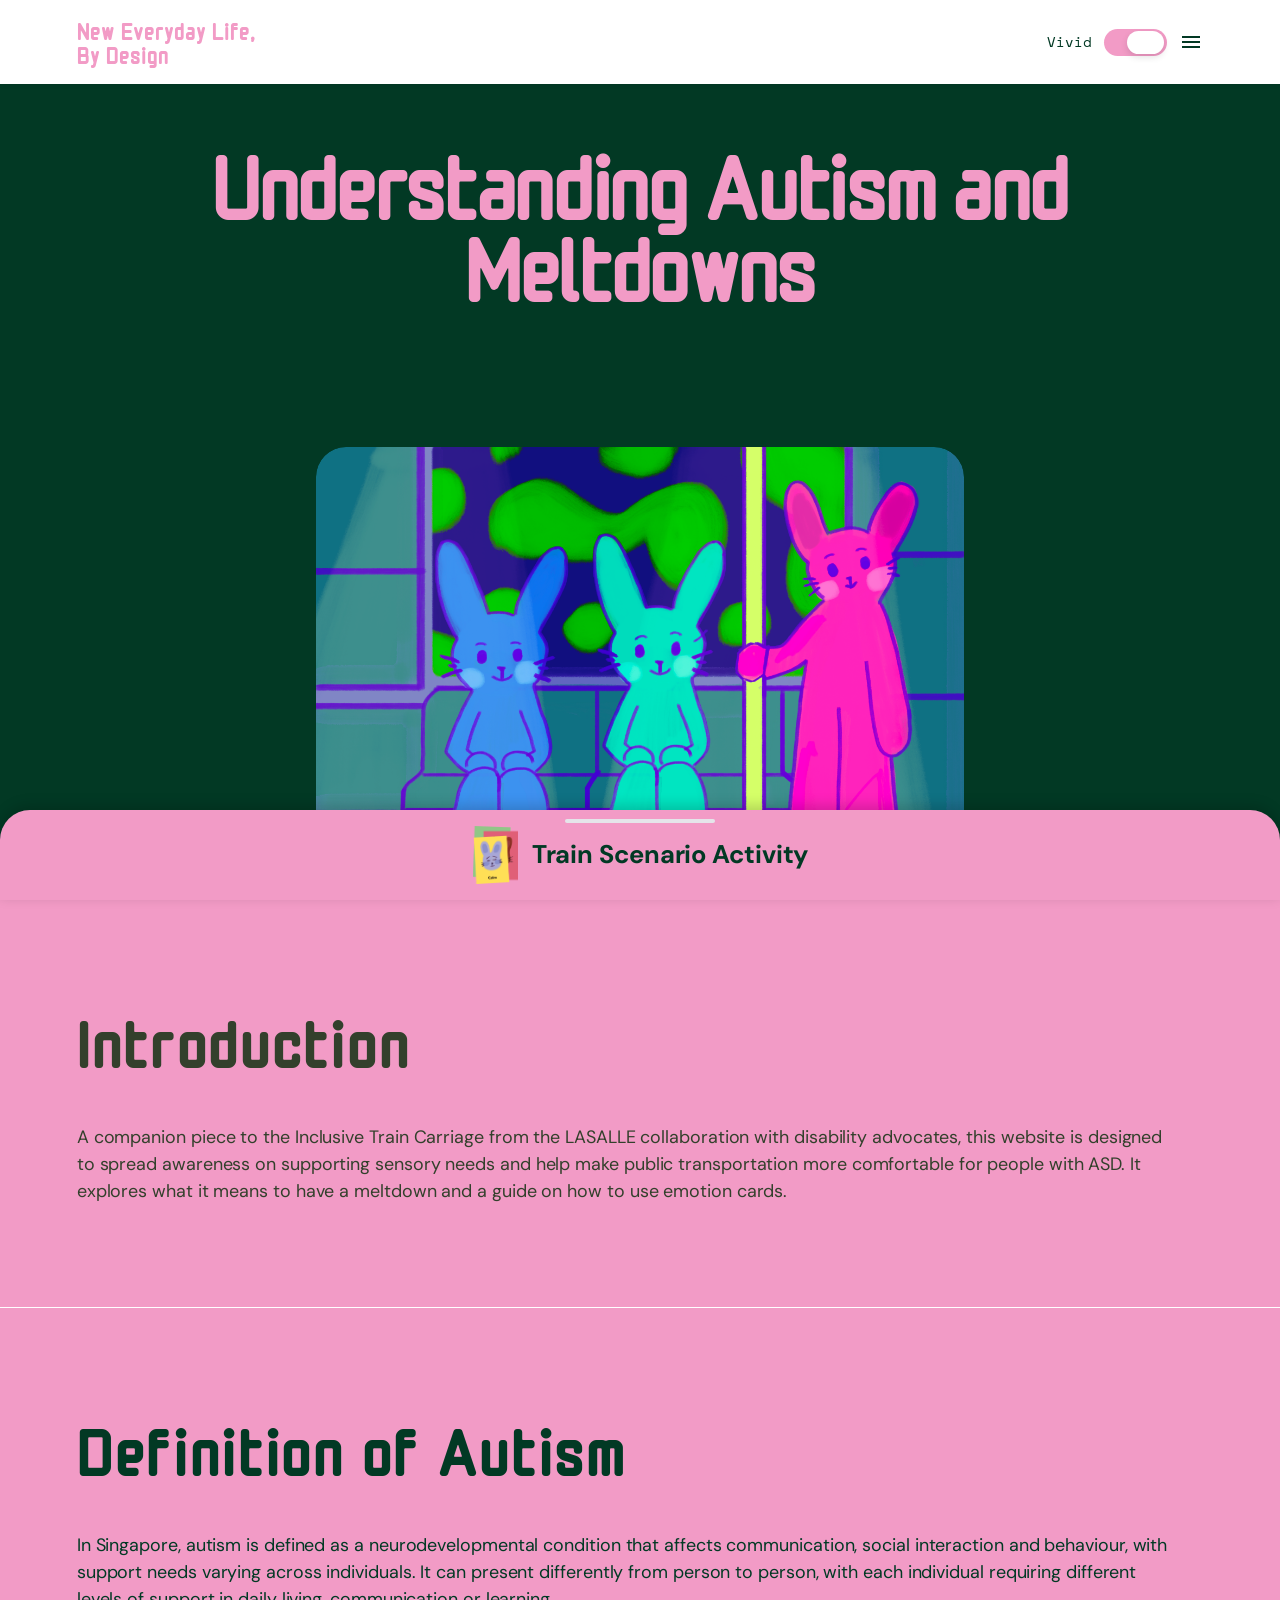
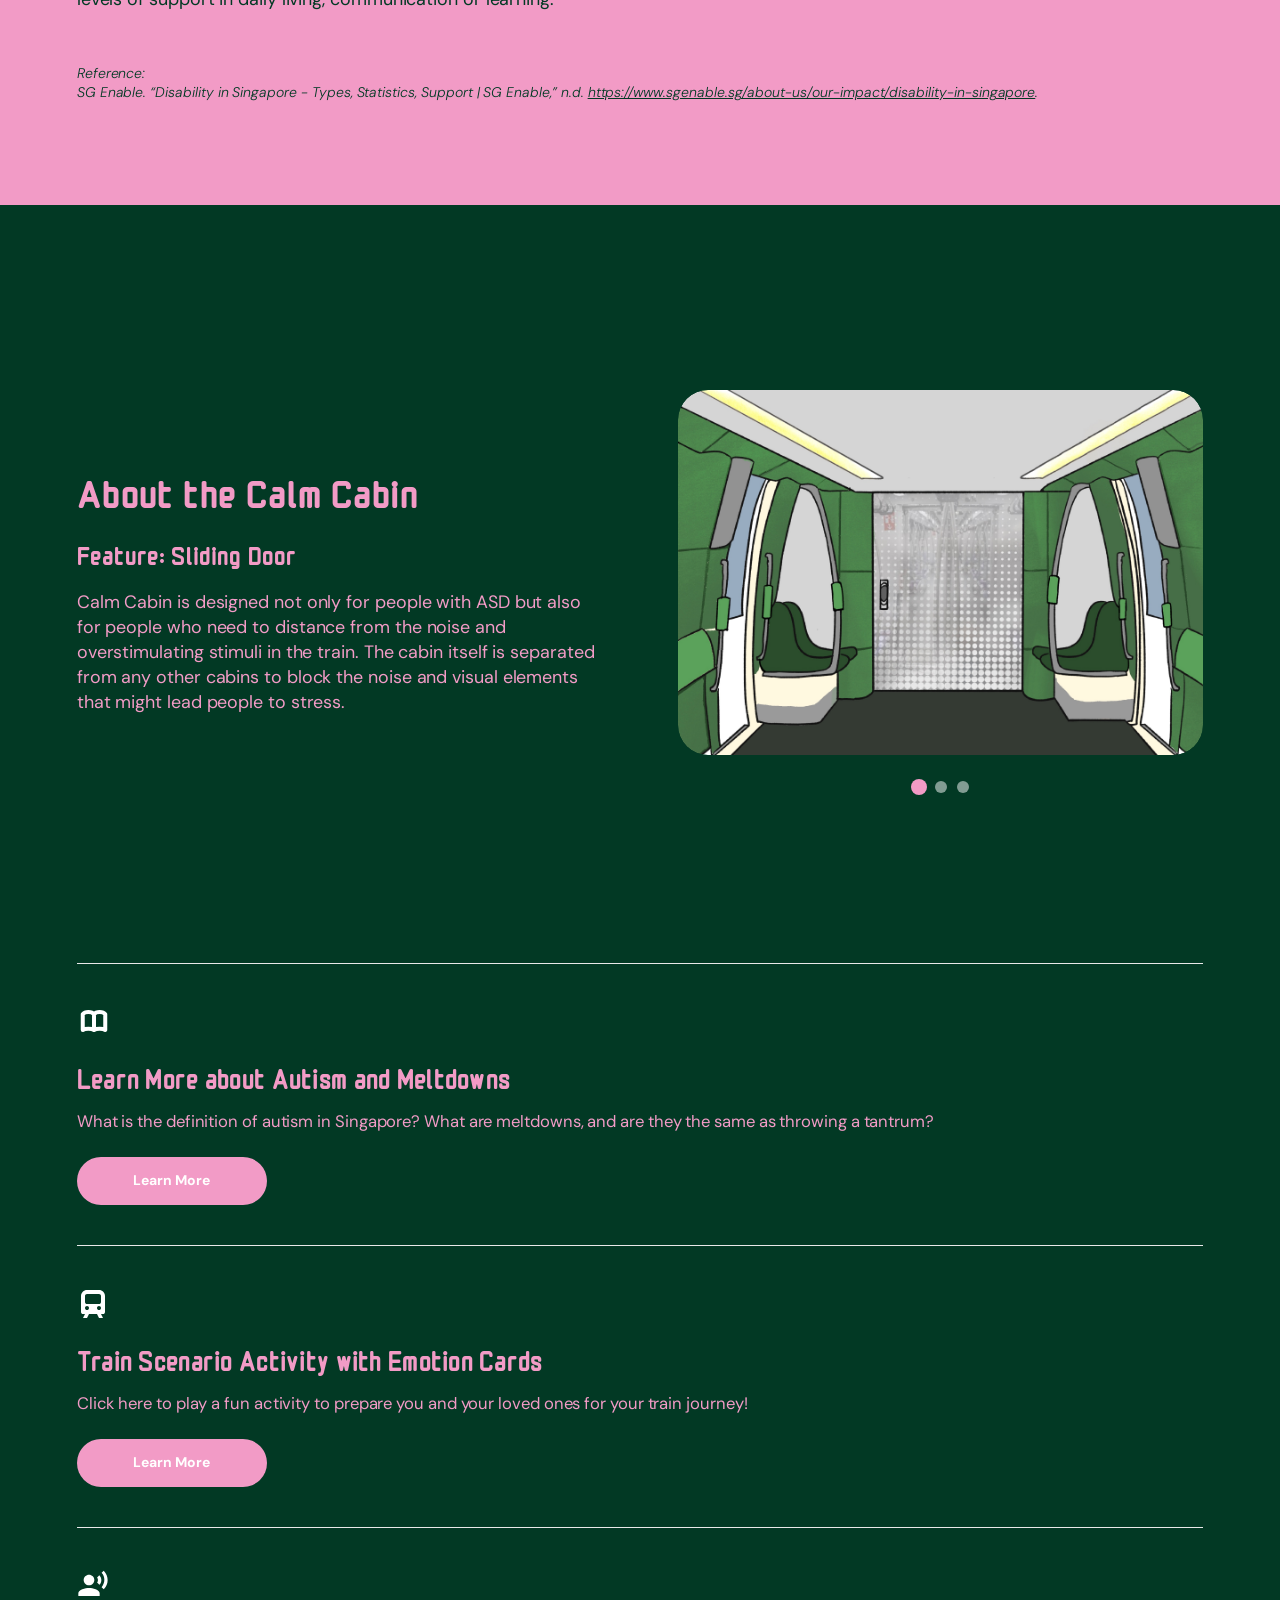
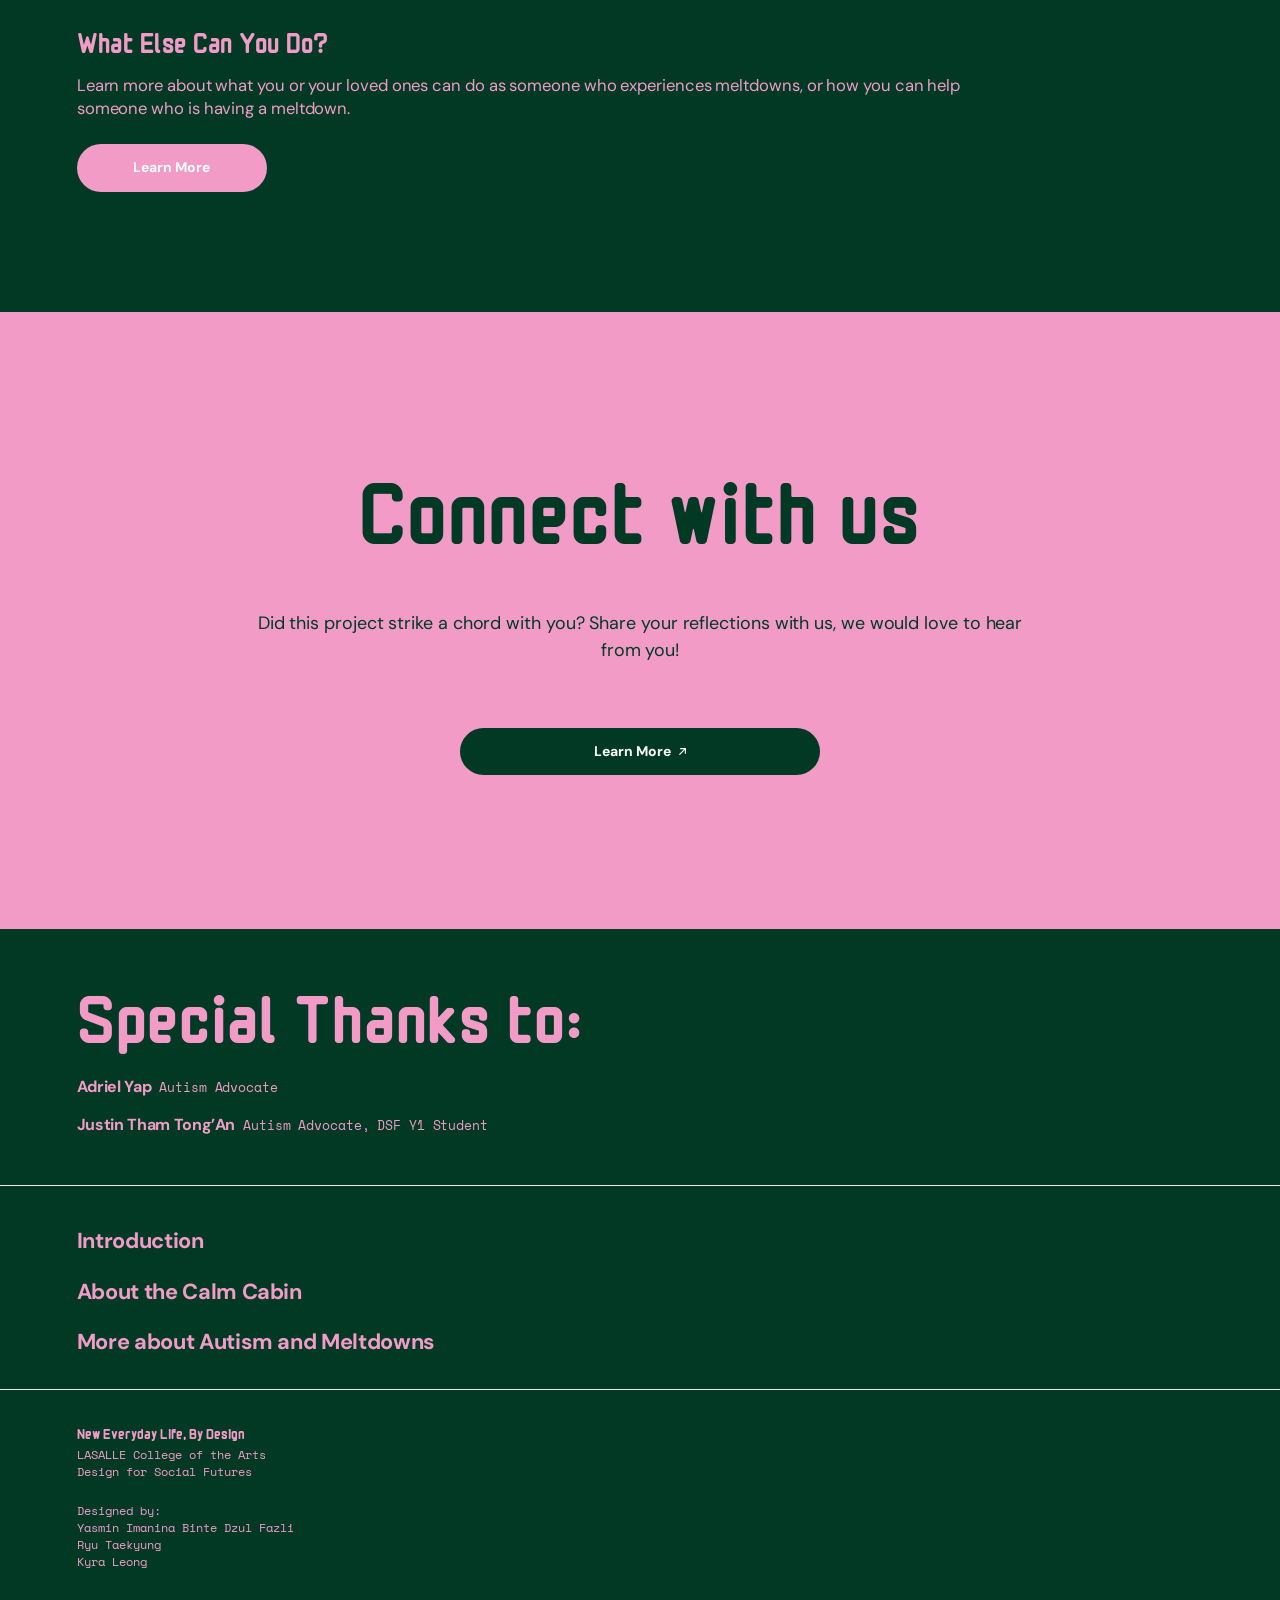
<file: index.html>
<!doctype html>
<html lang="en">
<head>
  <meta charset="utf-8">
  <meta name="viewport" content="width=device-width, initial-scale=1">
  <meta name="theme-color" content="#33402c">
  <meta name="description" content="Information about autism and meltdowns, with resources to support calmer train journeys.">
  <title>Understanding Autism and Meltdowns | DSF</title>
  <script>
    if (sessionStorage.getItem('instant-home-navigation') === 'true') {
      sessionStorage.removeItem('instant-home-navigation');
      document.documentElement.style.scrollBehavior = 'auto';
      window.addEventListener('load', () => requestAnimationFrame(() => {
        document.documentElement.style.removeProperty('scroll-behavior');
      }), { once: true });
    }
    if (sessionStorage.getItem('instant-contact-navigation') === 'true') {
      sessionStorage.removeItem('instant-contact-navigation');
      document.documentElement.style.scrollBehavior = 'auto';
      window.addEventListener('load', () => requestAnimationFrame(() => {
        document.documentElement.style.removeProperty('scroll-behavior');
      }), { once: true });
    }
  </script>
  <link rel="preconnect" href="https://fonts.googleapis.com">
  <link rel="preconnect" href="https://fonts.gstatic.com" crossorigin>
  <link href="https://fonts.googleapis.com/css2?family=DM+Sans:wght@400;500;700&family=Monomaniac+One&family=Space+Mono&display=swap" rel="stylesheet">
  <link rel="stylesheet" href="styles.css">
</head>
<body class="home-page">
  <header class="site-header" id="home">
    <input class="menu-state" type="checkbox" id="menu-state" aria-label="Toggle navigation menu">
    <div class="nav-top">
      <a class="brand" href="index.html" aria-label="Home">
        <span>New Everyday Life,<br>By Design</span>
      </a>
      <div class="nav-actions">
        <span class="colour-mode-label" aria-hidden="true">Vivid</span>
        <button class="colour-mode-toggle" type="button" role="switch" aria-label="Colours mode: Vivid" title="Vivid" aria-checked="false">
        </button>
        <label class="menu-toggle" for="menu-state" aria-label="Open navigation"><img src="assets/menu-icon.svg" alt=""></label>
        <label class="menu-close" for="menu-state" aria-label="Close navigation"><span></span><span></span></label>
      </div>
    </div>

    <nav class="menu" aria-label="Main navigation">
      <div class="menu-list">
        <a class="menu-link" href="index.html" data-instant-home-link>Home</a>
        <a class="menu-link" href="autism-meltdowns.html">Learn More about Autism and Meltdowns</a>
        <a class="menu-link" href="https://emotion-cards-carousel.vercel.app/">Train Scenario Activity with Emotion Cards</a>
        <a class="menu-link" href="what-else.html">What Else Can You Do?</a>
        <a class="menu-contact-button" href="index.html#contact" data-instant-contact-link>Connect with us</a>
      </div>
    </nav>
  </header>

  <main>
    <section class="hero" id="page-top" aria-labelledby="page-title">
      <h1 id="page-title">Understanding Autism and Meltdowns</h1>
      <div class="hero-art-frame">
        <img class="hero-art" src="assets/hero-art.png" alt="Three colorful rabbits riding on a train">
      </div>
    </section>

    <section class="introduction reveal" id="introduction" aria-labelledby="intro-title">
      <h2 id="intro-title">Introduction</h2>
      <div class="intro-copy">
        <p>A companion piece to the Inclusive Train Carriage from the LASALLE collaboration with disability advocates, this website is designed to spread awareness on supporting sensory needs and help make public transportation more comfortable for people with ASD. It explores what it means to have a meltdown and a guide on how to use emotion cards.</p>
      </div>
    </section>

    <section class="definition-section" aria-labelledby="definition-title">
      <h2 id="definition-title">Definition of Autism</h2>
      <p class="definition-copy">In Singapore, autism is defined as a neurodevelopmental condition that affects communication, social interaction and behaviour, with support needs varying across individuals. It can present differently from person to person, with each individual requiring different levels of support in daily living, communication or learning.</p>
      <p class="definition-reference">Reference:<br>SG Enable. “Disability in Singapore - Types, Statistics, Support | SG Enable,” n.d. <a href="https://www.sgenable.sg/about-us/our-impact/disability-in-singapore">https://www.sgenable.sg/about-us/our-impact/disability-in-singapore</a>.</p>
    </section>

    <section class="cabin-section" id="calm-cabin" aria-labelledby="cabin-title">
      <div class="cabin-copy reveal">
        <h2 id="cabin-title">About the Calm Cabin</h2>
        <div class="cabin-description" aria-live="polite" aria-atomic="true">
          <h3 class="cabin-feature-title" id="cabin-feature-title">Feature: Sliding Door</h3>
          <p class="cabin-feature-copy" id="cabin-feature-copy">Calm Cabin is designed not only for people with ASD but also for people who need to distance from the noise and overstimulating stimuli in the train. The cabin itself is separated from any other cabins to block the noise and visual elements that might lead people to stress.</p>
        </div>
      </div>

      <div class="cabin-carousel reveal" role="region" aria-roledescription="carousel" aria-label="Calm Cabin feature carousel">
        <div class="cabin-carousel-viewport">
          <img class="cabin-carousel-image" id="cabin-carousel-image" src="assets/calm-cabin-door.jpg" alt="Calm Cabin sliding door">
        </div>
        <div class="cabin-carousel-dots" role="group" aria-label="Choose a Calm Cabin feature">
          <button class="cabin-carousel-dot" type="button" data-slide-index="0" aria-label="Show Feature: Sliding Door" aria-current="true" aria-pressed="true"><img src="assets/carousel-dot-pink.svg" alt=""></button>
          <button class="cabin-carousel-dot" type="button" data-slide-index="1" aria-label="Show Feature: Tactile Handles and Poles" aria-current="false" aria-pressed="false"><img src="assets/carousel-dot-white.svg" alt=""></button>
          <button class="cabin-carousel-dot" type="button" data-slide-index="2" aria-label="Show Feature: Lava Lamp Display" aria-current="false" aria-pressed="false"><img src="assets/carousel-dot-white.svg" alt=""></button>
        </div>
      </div>

      <div class="resources" id="resources" aria-label="Resources">
        <article class="resource reveal" id="resource-autism">
          <img src="assets/book-icon.svg" alt="" class="resource-icon">
          <div class="resource-copy">
            <h3>Learn More about Autism and Meltdowns</h3>
            <p>What is the definition of autism in Singapore? What are meltdowns, and are they the same as throwing a tantrum?</p>
          </div>
          <a class="button button-accent" href="autism-meltdowns.html">Learn More</a>
        </article>
        <article class="resource reveal" id="resource-cards">
          <img src="assets/train-icon.svg" alt="" class="resource-icon">
          <div class="resource-copy">
            <h3>Train Scenario Activity with Emotion Cards</h3>
            <p>Click here to play a fun activity to prepare you and your loved ones for your train journey!</p>
          </div>
          <a class="button button-accent" href="https://emotion-cards-carousel.vercel.app/">Learn More</a>
        </article>
        <article class="resource reveal" id="resource-support">
          <img src="assets/account-icon.svg" alt="" class="resource-icon">
          <div class="resource-copy">
            <h3>What Else Can You Do?</h3>
            <p>Learn more about what you or your loved ones can do as someone who experiences meltdowns, or how you can help someone who is having a meltdown.</p>
          </div>
          <a class="button button-accent" href="what-else.html">Learn More</a>
        </article>
      </div>
    </section>

    <section class="connect reveal" id="contact" aria-labelledby="contact-title">
      <h2 id="contact-title">Connect with us</h2>
      <p>Did this project strike a chord with you? Share your reflections with us, we would love to hear from you!</p>
      <a class="button button-dark" href="https://asdemotions.straw.page/">Learn More <img src="assets/arrow-icon.svg" alt=""></a>
    </section>

    <section class="thanks" aria-labelledby="thanks-title">
      <h2 id="thanks-title">Special Thanks to:</h2>
      <div class="thanks-list">
        <p>Adriel Yap <span>Autism Advocate</span></p>
        <p>Justin Tham Tong’An <span>Autism Advocate, DSF Y1 Student</span></p>
      </div>
    </section>
  </main>

  <footer class="site-footer home-footer">
    <nav class="footer-nav" aria-label="Footer navigation">
      <a href="#introduction">Introduction</a>
      <a href="#calm-cabin">About the Calm Cabin</a>
      <a href="#resources">More about Autism and Meltdowns</a>
    </nav>
    <div class="footer-bottom">
      <div class="credits">
        <p><span class="footer-tagline">New Everyday Life, By Design</span><span class="footer-institution">LASALLE College of the Arts<br>Design for Social Futures</span></p>
        <p>Designed by:<br>Yasmin Imanina Binte Dzul Fazli<br>Ryu Taekyung<br>Kyra Leong</p>
      </div>
    </div>
  </footer>
  <div class="page-bottom-fill" aria-hidden="true"></div>
  <section class="train-drawer" id="train-drawer" aria-label="Train Scenario Activity" data-open="false">
    <button class="train-drawer-toggle" type="button" aria-expanded="false" aria-controls="train-drawer-content">
      <span class="train-drawer-closed-view" aria-hidden="true">
        <span class="train-drawer-handle"></span>
        <img class="train-drawer-closed-art" src="assets/train-scenario-menu-art.png" alt="">
        <span class="train-drawer-closed-title">Train Scenario Activity</span>
      </span>
      <span class="train-drawer-open-handle" aria-hidden="true"><span class="train-drawer-handle"></span></span>
      <span class="visually-hidden">Open Train Scenario Activity menu</span>
    </button>
    <div class="train-drawer-content" id="train-drawer-content" aria-hidden="true" inert>
      <img class="train-drawer-open-art" src="assets/train-scenario-menu-art.png" alt="">
      <p class="train-drawer-message">Try out our<br>Train Scenario Activity with Emotion Cards!</p>
      <a class="train-drawer-cta" href="https://emotion-cards-carousel.vercel.app/">Let’s Play! <span aria-hidden="true">→</span></a>
    </div>
  </section>
  <div class="scroll-progress" role="progressbar" aria-label="Page scroll progress" aria-valuemin="0" aria-valuemax="100" aria-valuenow="0"><span></span></div>
  <script src="colour-mode.js"></script>
  <script src="home-navigation.js"></script>
  <script src="contact-navigation.js"></script>
  <script src="scroll-progress.js"></script>
  <script src="cabin-carousel.js"></script>
  <script src="train-drawer.js"></script>
</body>
</html>
</file>
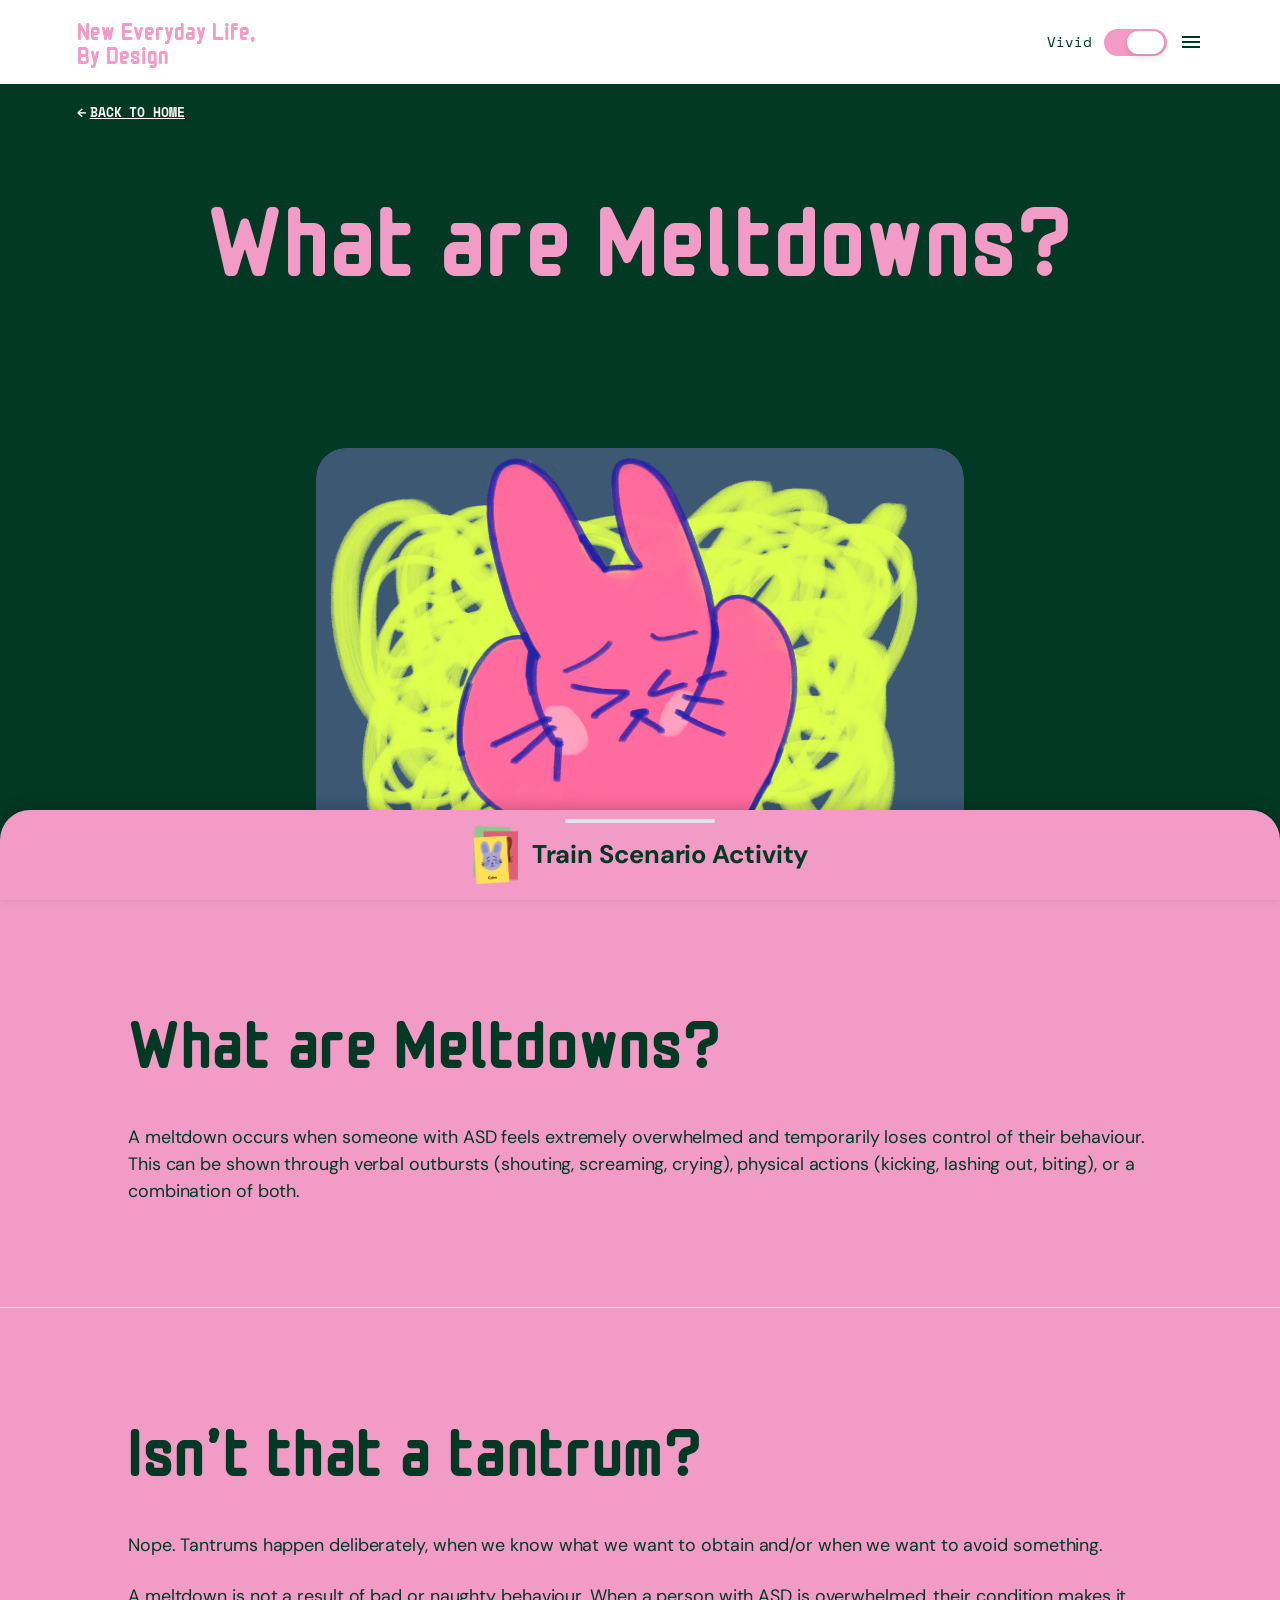
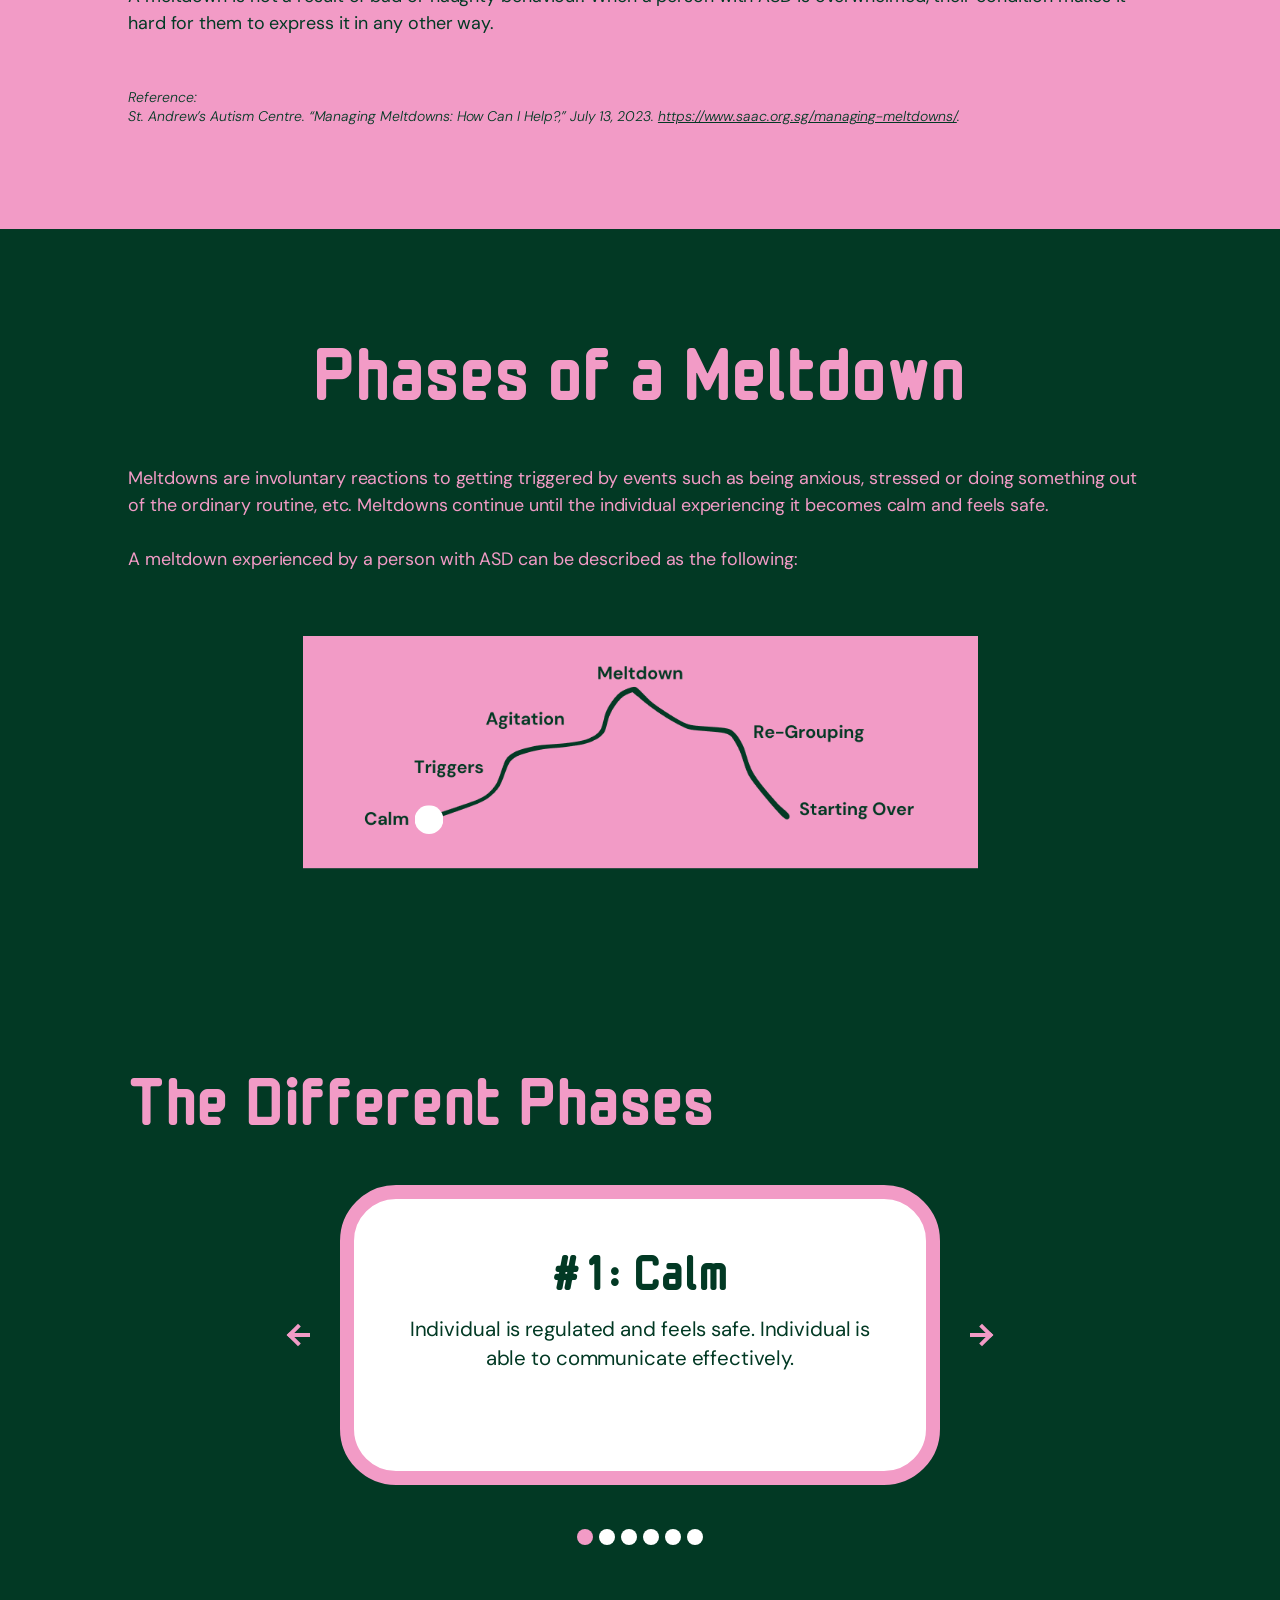
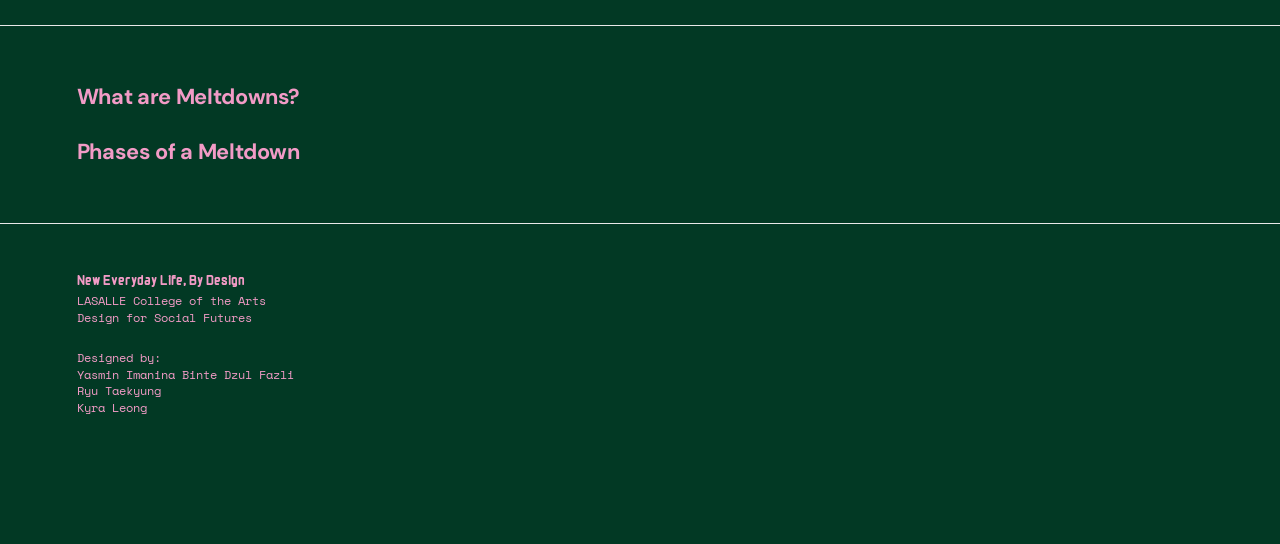
<file: autism-meltdowns.html>
<!doctype html>
<html lang="en">
<head>
  <meta charset="utf-8">
  <meta name="viewport" content="width=device-width, initial-scale=1">
  <meta name="theme-color" content="#023924">
  <meta name="description" content="Learn about autism spectrum disorder, meltdowns, and the different phases of a meltdown.">
  <title>Learn More about Autism and Meltdowns | DSF</title>
  <link rel="preconnect" href="https://fonts.googleapis.com">
  <link rel="preconnect" href="https://fonts.gstatic.com" crossorigin>
  <link href="https://fonts.googleapis.com/css2?family=DM+Sans:ital,wght@0,300;0,400;0,500;0,700;1,300;1,400;1,500;1,700&family=Monomaniac+One&family=Space+Mono&display=swap" rel="stylesheet">
  <link rel="stylesheet" href="styles.css">
</head>
<body class="asd-page">
  <header class="site-header" id="home">
    <input class="menu-state" type="checkbox" id="menu-state" aria-label="Toggle navigation menu">
    <div class="nav-top">
      <a class="brand" href="index.html#home" aria-label="Home">
        <span>New Everyday Life,<br>By Design</span>
      </a>
      <div class="nav-actions">
        <span class="colour-mode-label" aria-hidden="true">Vivid</span>
        <button class="colour-mode-toggle" type="button" role="switch" aria-label="Colours mode: Vivid" title="Vivid" aria-checked="false">
        </button>
        <label class="menu-toggle" for="menu-state" aria-label="Open navigation"><img src="assets/menu-icon.svg" alt=""></label>
        <label class="menu-close" for="menu-state" aria-label="Close navigation"><span></span><span></span></label>
      </div>
    </div>

    <nav class="menu" aria-label="Main navigation">
      <div class="menu-list">
        <a class="menu-link" href="index.html" data-instant-home-link>Home</a>
        <a class="menu-link" href="autism-meltdowns.html">Learn More about Autism and Meltdowns</a>
        <a class="menu-link" href="https://emotion-cards-carousel.vercel.app/">Train Scenario Activity with Emotion Cards</a>
        <a class="menu-link" href="what-else.html">What Else Can You Do?</a>
        <a class="menu-contact-button" href="index.html#contact" data-instant-contact-link>Connect with us</a>
      </div>
    </nav>
  </header>

  <div class="back-home-row">
    <a class="back-home-link" href="index.html#page-top" aria-label="Back to home"><span class="back-home-arrow" aria-hidden="true">←</span><span class="back-home-text">BACK TO HOME</span></a>
  </div>

  <main>
    <section class="asd-meltdown-hero" aria-labelledby="meltdowns-title">
      <h2 id="meltdowns-title">What are Meltdowns?</h2>
      <div class="asd-meltdown-art-window">
        <img src="assets/what-are-meltdowns.png" alt="A pink rabbit sitting calmly against a hand-drawn yellow background">
      </div>
    </section>

    <section class="asd-copy asd-what-are-they reveal" aria-labelledby="what-are-meltdowns-description-title">
      <h2 id="what-are-meltdowns-description-title">What are Meltdowns?</h2>
      <p>A meltdown occurs when someone with ASD feels extremely overwhelmed and temporarily loses control of their behaviour. This can be shown through verbal outbursts (shouting, screaming, crying), physical actions (kicking, lashing out, biting), or a combination of both.</p>
    </section>

    <section class="asd-copy asd-tantrum reveal" aria-labelledby="tantrum-title">
      <h2 id="tantrum-title">Isn’t that a tantrum?</h2>
      <div class="asd-tantrum-copy">
        <p>Nope. Tantrums happen deliberately, when we know what we want to obtain and/or when we want to avoid something.</p>
        <p>A meltdown is not a result of bad or naughty behaviour. When a person with ASD is overwhelmed, their condition makes it hard for them to express it in any other way.</p>
      </div>
      <div class="asd-reference">
        <p>Reference:</p>
        <p>St. Andrew’s Autism Centre. “Managing Meltdowns: How Can I Help?,” July 13, 2023. <a href="https://www.saac.org.sg/managing-meltdowns/">https://www.saac.org.sg/managing-meltdowns/</a>.</p>
      </div>
    </section>

    <section class="asd-phases-hero" aria-labelledby="phases-title">
      <h2 id="phases-title">Phases of a Meltdown</h2>
      <p>Meltdowns are involuntary reactions to getting triggered by events such as being anxious, stressed or doing something out of the ordinary routine, etc. Meltdowns continue until the individual experiencing it becomes calm and feels safe.<br><br>A meltdown experienced by a person with ASD can be described as the following:</p>
      <div class="phase-diagram">
        <img src="assets/meltdown-phases.png" alt="A diagram showing the phases of a meltdown: Calm, Triggers, Agitation, Meltdown, Re-Grouping, and Starting Over">
        <span class="phase-marker" data-phase-marker aria-hidden="true"><img src="assets/phase-marker.svg" alt=""></span>
      </div>
    </section>

    <section class="asd-phase-carousel" aria-labelledby="phase-list-title">
      <h2 id="phase-list-title">The Different Phases</h2>
      <div class="phase-carousel" data-phase-carousel data-active-slide="0">
        <button class="phase-arrow phase-arrow-previous" type="button" aria-label="Show previous phase" data-phase-direction="-1"><span></span></button>
        <article class="phase-card" data-phase-index="0" aria-live="polite" aria-atomic="true">
          <h3 class="phase-card-title" data-phase-title>#1: Calm</h3>
          <p class="phase-card-description" data-phase-description>Individual is regulated and feels safe. Individual is able to communicate effectively.</p>
        </article>
        <button class="phase-arrow phase-arrow-next" type="button" aria-label="Show next phase" data-phase-direction="1"><span></span></button>
        <div class="phase-dots" aria-label="Choose a meltdown phase">
          <button type="button" aria-label="Phase 1: Calm" data-phase-dot="0" aria-current="true"></button>
          <button type="button" aria-label="Phase 2: Triggers" data-phase-dot="1"></button>
          <button type="button" aria-label="Phase 3: Agitation" data-phase-dot="2"></button>
          <button type="button" aria-label="Phase 4: Meltdown" data-phase-dot="3"></button>
          <button type="button" aria-label="Phase 5: Re-Grouping" data-phase-dot="4"></button>
          <button type="button" aria-label="Phase 6: Starting Over" data-phase-dot="5"></button>
        </div>
      </div>
    </section>
  </main>

  <nav class="asd-return-nav" aria-label="Meltdown information sections">
    <a class="asd-return-link" href="#meltdowns-title">What are Meltdowns?</a>
    <a class="asd-return-link" href="#phases-title">Phases of a Meltdown</a>
  </nav>

  <footer class="asd-footer">
    <div class="footer-bottom">
      <div class="credits">
        <p><span class="footer-tagline">New Everyday Life, By Design</span><span class="footer-institution">LASALLE College of the Arts<br>Design for Social Futures</span></p>
        <p>Designed by:<br>Yasmin Imanina Binte Dzul Fazli<br>Ryu Taekyung<br>Kyra Leong</p>
      </div>
    </div>
  </footer>
  <div class="page-bottom-fill" aria-hidden="true"></div>
  <section class="train-drawer" id="train-drawer" aria-label="Train Scenario Activity" data-open="false">
    <button class="train-drawer-toggle" type="button" aria-expanded="false" aria-controls="train-drawer-content">
      <span class="train-drawer-closed-view" aria-hidden="true">
        <span class="train-drawer-handle"></span>
        <img class="train-drawer-closed-art" src="assets/train-scenario-menu-art.png" alt="">
        <span class="train-drawer-closed-title">Train Scenario Activity</span>
      </span>
      <span class="train-drawer-open-handle" aria-hidden="true"><span class="train-drawer-handle"></span></span>
      <span class="visually-hidden">Open Train Scenario Activity menu</span>
    </button>
    <div class="train-drawer-content" id="train-drawer-content" aria-hidden="true" inert>
      <img class="train-drawer-open-art" src="assets/train-scenario-menu-art.png" alt="">
      <p class="train-drawer-message">Try out our<br>Train Scenario Activity with Emotion Cards!</p>
      <a class="train-drawer-cta" href="https://emotion-cards-carousel.vercel.app/">Let’s Play! <span aria-hidden="true">→</span></a>
    </div>
  </section>
  <script>
    (() => {
      const carousel = document.querySelector('[data-phase-carousel]');
      if (!carousel) return;

      const phases = [
        ['Calm', 'Individual is regulated and feels safe. Individual is able to communicate effectively.'],
        ['Triggers', 'Identifiable stimuli (e.g. sudden changes in routine) begin to overwhelm individual.'],
        ['Agitation', 'Signs of distress become apparent and little outbursts can occur.'],
        ['Meltdown', 'Nothing is going in, individual is trying to cut out all sensory input.'],
        ['Re-Grouping', 'Individual may be non-responsive as they need time to recover.'],
        ['Starting Over', 'Individual is now ready to re-engage in social interactions, returning to a calm state.']
      ];
      const title = carousel.querySelector('[data-phase-title]');
      const description = carousel.querySelector('[data-phase-description]');
      const dots = [...carousel.querySelectorAll('[data-phase-dot]')];
      const marker = document.querySelector('[data-phase-marker]');
      const phaseCard = carousel.querySelector('.phase-card');
      const markerPositions = [[62, 94], [104, 66], [158, 43], [174, 26], [230, 47], [258, 89]];
      const markerDistances = [0, 21, 45, 55, 80, 100];
      let activeSlide = Number(carousel.dataset.activeSlide) || 0;
      let swipeStart = null;

      const showPhase = (index) => {
        activeSlide = (index + phases.length) % phases.length;
        carousel.dataset.activeSlide = String(activeSlide);
        carousel.querySelector('.phase-card').dataset.phaseIndex = String(activeSlide);
        title.textContent = `#${activeSlide + 1}: ${phases[activeSlide][0]}`;
        description.textContent = phases[activeSlide][1];
        const [markerX, markerY] = markerPositions[activeSlide];
        marker.style.setProperty('--marker-x', `${markerX}px`);
        marker.style.setProperty('--marker-y', `${markerY}px`);
        marker.style.setProperty('--marker-distance', `${markerDistances[activeSlide]}%`);
        dots.forEach((dot, dotIndex) => {
          if (dotIndex === activeSlide) dot.setAttribute('aria-current', 'true');
          else dot.removeAttribute('aria-current');
        });
      };

      carousel.querySelectorAll('[data-phase-direction]').forEach((button) => {
        button.addEventListener('click', () => showPhase(activeSlide + Number(button.dataset.phaseDirection)));
      });
      dots.forEach((dot) => dot.addEventListener('click', () => showPhase(Number(dot.dataset.phaseDot))));

      phaseCard.addEventListener('pointerdown', (event) => {
        if (event.pointerType === 'mouse') return;
        swipeStart = { x: event.clientX, y: event.clientY, pointerId: event.pointerId };
        phaseCard.setPointerCapture(event.pointerId);
      });
      phaseCard.addEventListener('pointerup', (event) => {
        if (!swipeStart || swipeStart.pointerId !== event.pointerId) return;
        const deltaX = event.clientX - swipeStart.x;
        const deltaY = event.clientY - swipeStart.y;
        swipeStart = null;
        if (Math.abs(deltaX) < 40 || Math.abs(deltaX) < Math.abs(deltaY) * 1.2) return;
        showPhase(activeSlide + (deltaX < 0 ? 1 : -1));
      });
      phaseCard.addEventListener('pointercancel', () => { swipeStart = null; });
      showPhase(activeSlide);
    })();
  </script>
  <div class="scroll-progress" role="progressbar" aria-label="Page scroll progress" aria-valuemin="0" aria-valuemax="100" aria-valuenow="0"><span></span></div>
  <script src="colour-mode.js"></script>
  <script src="home-navigation.js"></script>
  <script src="contact-navigation.js"></script>
  <script src="scroll-progress.js"></script>
  <script src="train-drawer.js"></script>
</body>
</html>
</file>
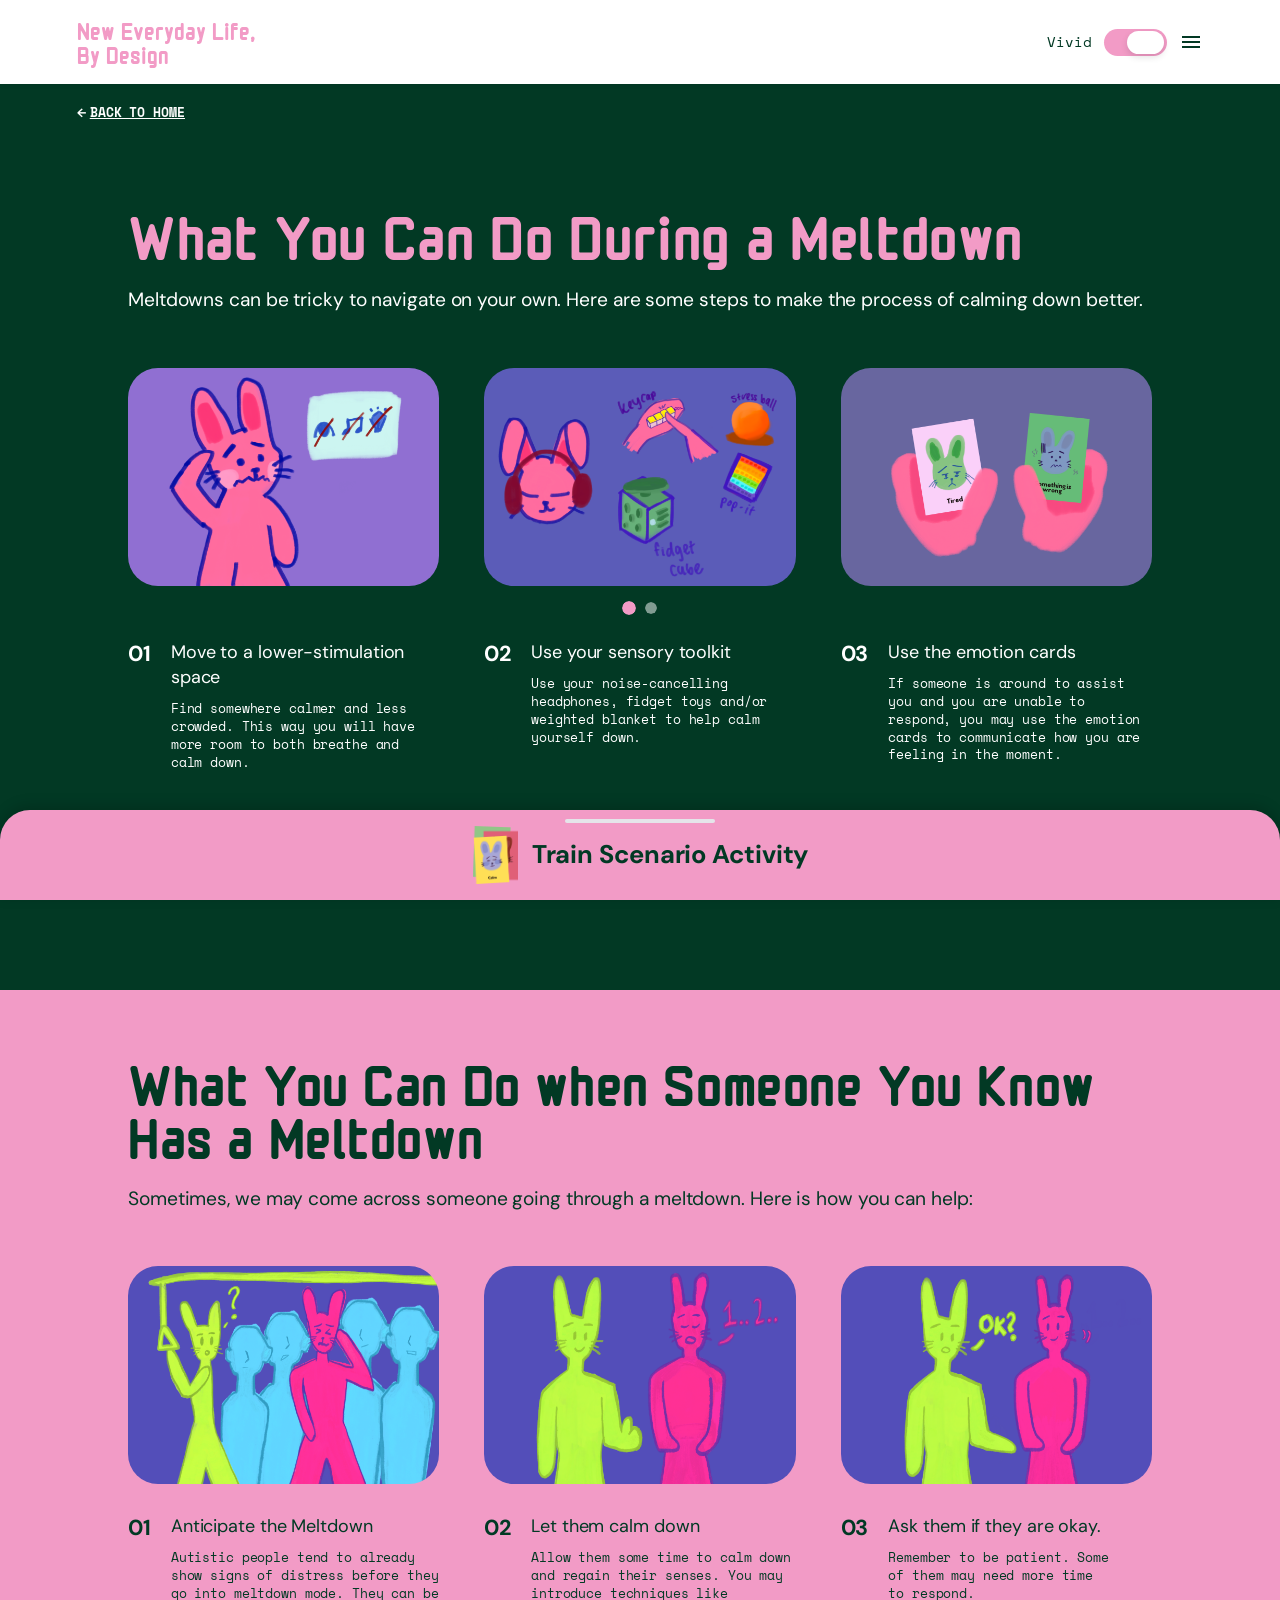
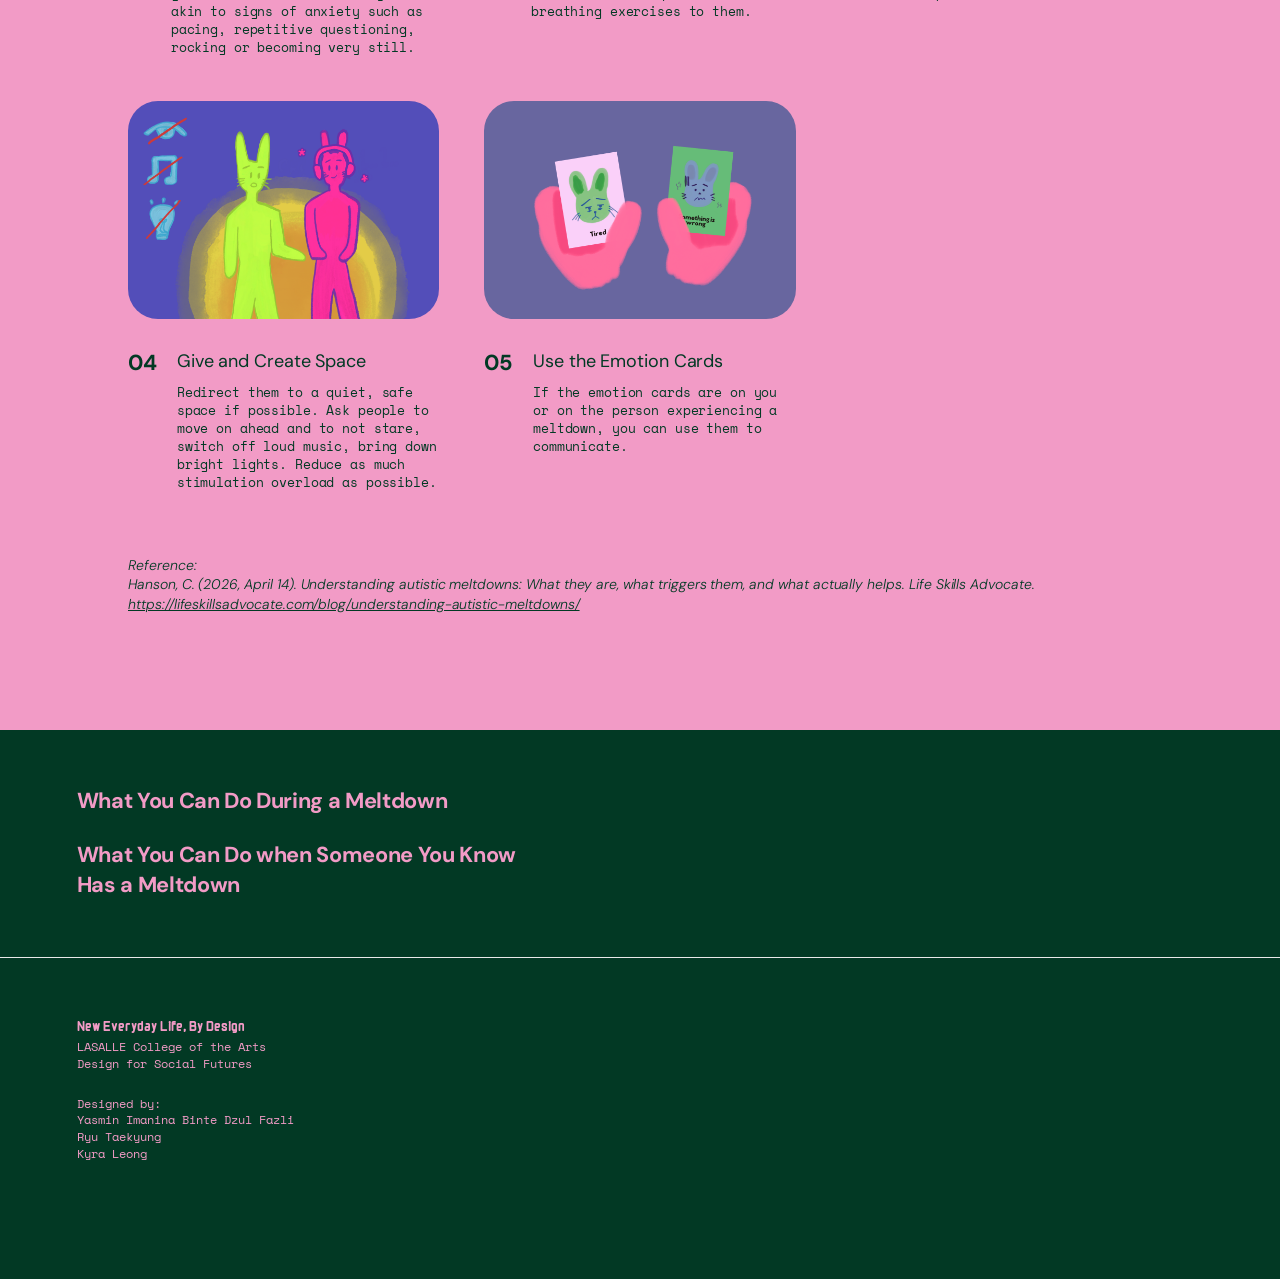
<file: what-else.html>
<!doctype html>
<html lang="en">
<head>
  <meta charset="utf-8">
  <meta name="viewport" content="width=device-width, initial-scale=1">
  <meta name="theme-color" content="#023924">
  <meta name="description" content="Practical steps for navigating an autistic meltdown and supporting someone through one.">
  <title>What Else Can You Do? | DSF</title>
  <link rel="preconnect" href="https://fonts.googleapis.com">
  <link rel="preconnect" href="https://fonts.gstatic.com" crossorigin>
  <link href="https://fonts.googleapis.com/css2?family=DM+Sans:wght@400;500;700&family=Monomaniac+One&family=Space+Mono&display=swap" rel="stylesheet">
  <link rel="stylesheet" href="styles.css">
</head>
<body class="support-page" id="page-top">
  <header class="site-header" id="home">
    <input class="menu-state" type="checkbox" id="menu-state" aria-label="Toggle navigation menu">
    <div class="nav-top">
      <a class="brand" href="index.html#home" aria-label="Home"><span>New Everyday Life,<br>By Design</span></a>
      <div class="nav-actions">
        <span class="colour-mode-label" aria-hidden="true">Vivid</span>
        <button class="colour-mode-toggle" type="button" role="switch" aria-label="Colours mode: Vivid" title="Vivid" aria-checked="false">
        </button>
        <label class="menu-toggle" for="menu-state" aria-label="Open navigation"><img src="assets/menu-icon.svg" alt=""></label>
        <label class="menu-close" for="menu-state" aria-label="Close navigation"><span></span><span></span></label>
      </div>
    </div>
    <nav class="menu" aria-label="Main navigation">
      <div class="menu-list">
        <a class="menu-link" href="index.html" data-instant-home-link>Home</a>
        <a class="menu-link" href="autism-meltdowns.html">Learn More about Autism and Meltdowns</a>
        <a class="menu-link" href="https://emotion-cards-carousel.vercel.app/">Train Scenario Activity with Emotion Cards</a>
        <a class="menu-link" href="what-else.html">What Else Can You Do?</a>
        <a class="menu-contact-button" href="index.html#contact" data-instant-contact-link>Connect with us</a>
      </div>
    </nav>
  </header>

  <div class="back-home-row">
    <a class="back-home-link" href="index.html#page-top" aria-label="Back to home"><span class="back-home-arrow" aria-hidden="true">←</span><span class="back-home-text">BACK TO HOME</span></a>
  </div>

  <main>
    <section class="support-guidance support-for-self" id="support-self" aria-labelledby="self-title">
      <div class="support-intro">
        <h1 id="self-title">What You Can Do During a Meltdown</h1>
        <p>Meltdowns can be tricky to navigate on your own. Here are some steps to make the process of calming down better.</p>
      </div>
      <ol class="support-list">
        <li class="support-step">
          <img src="assets/meltdown-self-space.png" alt="A rabbit moves to a quieter space">
          <div class="support-step-copy"><span class="support-number">01</span><div><h2>Move to a lower-stimulation space</h2><p>Find somewhere calmer and less crowded. This way you will have more room to both breathe and calm down.</p></div></div>
        </li>
        <li class="support-step">
          <div class="support-image-pair" role="region" aria-roledescription="carousel" aria-label="Sensory toolkit images">
            <img class="is-active" data-support-slide="0" src="assets/meltdown-self-toolkit-1.png" alt="Headphones, a fidget cube, and a fidget toy">
            <img data-support-slide="1" src="assets/meltdown-self-toolkit-2.png" alt="A rabbit using a weighted blanket">
            <div class="support-image-pair-dots" role="group" aria-label="Choose a sensory toolkit image">
              <button type="button" data-support-slide="0" aria-label="Show sensory toolkit image 1" aria-current="true" aria-pressed="true"><img src="assets/carousel-dot-pink.svg" alt=""></button>
              <button type="button" data-support-slide="1" aria-label="Show sensory toolkit image 2" aria-current="false" aria-pressed="false"><img src="assets/carousel-dot-white.svg" alt=""></button>
            </div>
          </div>
          <div class="support-step-copy"><span class="support-number">02</span><div><h2>Use your sensory toolkit</h2><p>Use your noise-cancelling headphones, fidget toys and/or weighted blanket to help calm yourself down.</p></div></div>
        </li>
        <li class="support-step">
          <img src="assets/meltdown-self-cards.png" alt="Emotion cards held in two hands">
          <div class="support-step-copy"><span class="support-number">03</span><div><h2>Use the emotion cards</h2><p>If someone is around to assist you and you are unable to respond, you may use the emotion cards to communicate how you are feeling in the moment.</p></div></div>
        </li>
      </ol>
      <p class="support-reference">Reference:<br>Meltdowns - a guide for all audiences. (2026). Autism.Org.Uk. <a href="https://www.autism.org.uk/advice-and-guidance/behaviour/meltdowns/all-audiences">https://www.autism.org.uk/advice-and-guidance/behaviour/meltdowns/all-audiences</a></p>
    </section>

    <section class="support-guidance support-for-others" id="support-someone" aria-labelledby="others-title">
      <div class="support-intro">
        <h1 id="others-title">What You Can Do when Someone You Know Has a Meltdown</h1>
        <p>Sometimes, we may come across someone going through a meltdown. Here is how you can help:</p>
      </div>
      <ol class="support-list">
        <li class="support-step"><img src="assets/meltdown-support-anticipate.png" alt="People helping someone who is beginning to feel distressed"><div class="support-step-copy"><span class="support-number">01</span><div><h2>Anticipate the Meltdown</h2><p>Autistic people tend to already show signs of distress before they go into meltdown mode. They can be akin to signs of anxiety such as pacing, repetitive questioning, rocking or becoming very still.</p></div></div></li>
        <li class="support-step"><img src="assets/meltdown-support-calm.png" alt="A friend offering support while someone calms down"><div class="support-step-copy"><span class="support-number">02</span><div><h2>Let them calm down</h2><p>Allow them some time to calm down and regain their senses. You may introduce techniques like breathing exercises to them.</p></div></div></li>
        <li class="support-step"><img src="assets/meltdown-support-okay.png" alt="A friend checking whether someone is okay"><div class="support-step-copy"><span class="support-number">03</span><div><h2>Ask them if they are okay.</h2><p>Remember to be patient. Some of them may need more time to respond.</p></div></div></li>
        <li class="support-step"><img src="assets/meltdown-support-space.png" alt="A friend making a calm, quiet space"><div class="support-step-copy"><span class="support-number">04</span><div><h2>Give and Create Space</h2><p>Redirect them to a quiet, safe space if possible. Ask people to move on ahead and to not stare, switch off loud music, bring down bright lights. Reduce as much stimulation overload as possible.</p></div></div></li>
        <li class="support-step"><img src="assets/meltdown-support-cards.png" alt="Emotion cards held in two hands"><div class="support-step-copy"><span class="support-number">05</span><div><h2>Use the Emotion Cards</h2><p>If the emotion cards are on you or on the person experiencing a meltdown, you can use them to communicate.</p></div></div></li>
      </ol>
      <p class="support-reference">Reference:<br>Hanson, C. (2026, April 14). Understanding autistic meltdowns: What they are, what triggers them, and what actually helps. Life Skills Advocate. <a href="https://lifeskillsadvocate.com/blog/understanding-autistic-meltdowns/">https://lifeskillsadvocate.com/blog/understanding-autistic-meltdowns/</a></p>
    </section>
  </main>

  <nav class="support-return-nav" aria-label="Meltdown support sections">
    <a class="support-return-link" href="#support-self">What You Can Do During a Meltdown</a>
    <a class="support-return-link" href="#support-someone">What You Can Do when Someone You Know<br>Has a Meltdown</a>
  </nav>

  <footer class="site-footer support-footer">
    <div class="footer-bottom"><div class="credits"><p><span class="footer-tagline">New Everyday Life, By Design</span><span class="footer-institution">LASALLE College of the Arts<br>Design for Social Futures</span></p><p>Designed by:<br>Yasmin Imanina Binte Dzul Fazli<br>Ryu Taekyung<br>Kyra Leong</p></div></div>
  </footer>
  <div class="page-bottom-fill" aria-hidden="true"></div>
  <section class="train-drawer" id="train-drawer" aria-label="Train Scenario Activity" data-open="false">
    <button class="train-drawer-toggle" type="button" aria-expanded="false" aria-controls="train-drawer-content">
      <span class="train-drawer-closed-view" aria-hidden="true">
        <span class="train-drawer-handle"></span>
        <img class="train-drawer-closed-art" src="assets/train-scenario-menu-art.png" alt="">
        <span class="train-drawer-closed-title">Train Scenario Activity</span>
      </span>
      <span class="train-drawer-open-handle" aria-hidden="true"><span class="train-drawer-handle"></span></span>
      <span class="visually-hidden">Open Train Scenario Activity menu</span>
    </button>
    <div class="train-drawer-content" id="train-drawer-content" aria-hidden="true" inert>
      <img class="train-drawer-open-art" src="assets/train-scenario-menu-art.png" alt="">
      <p class="train-drawer-message">Try out our<br>Train Scenario Activity with Emotion Cards!</p>
      <a class="train-drawer-cta" href="https://emotion-cards-carousel.vercel.app/">Let’s Play! <span aria-hidden="true">→</span></a>
    </div>
  </section>
  <div class="scroll-progress" role="progressbar" aria-label="Page scroll progress" aria-valuemin="0" aria-valuemax="100" aria-valuenow="0"><span></span></div>
  <script src="colour-mode.js"></script>
  <script src="home-navigation.js"></script>
  <script src="contact-navigation.js"></script>
  <script src="scroll-progress.js"></script>
  <script src="support-carousel.js"></script>
  <script src="train-drawer.js"></script>
</body>
</html>
</file>
<file: styles.css>
:root {
  --green: #023924;
  --accent: #f29bc6;
  --surface: #33402c;
  --ink: #000;
  --white: #fff;
  --line: #e9e9e9;
  --display: "Monomaniac One", monospace;
  --body: "DM Sans", sans-serif;
  --mono: "Space Mono", monospace;
}

:root[data-colour-mode="calm"] {
  --green: #263a32;
  --accent: #e4c1cc;
  --surface: #393e39;
  --line: #8f898c;
}

* { box-sizing: border-box; }

html {
  scroll-behavior: smooth;
  scroll-padding-top: 90px;
  overflow-x: hidden;
  overflow-x: clip;
}

body {
  width: 100%;
  margin: 0;
  max-width: none;
  margin-inline: auto;
  border-inline: 0;
  background: var(--white);
  color: var(--ink);
  font-family: var(--body);
  font-size: 16px;
  line-height: 1.4;
}

button, input { font: inherit; }
a { color: inherit; }

.scroll-progress {
  position: fixed;
  z-index: 20;
  right: auto;
  bottom: 0;
  left: 50%;
  width: min(100%, 375px);
  height: 8px;
  overflow: hidden;
  transform: translateX(-50%);
  background: var(--green);
  pointer-events: none;
}
.scroll-progress span {
  display: block;
  width: var(--scroll-progress, 0%);
  height: 100%;
  background: var(--white);
}

.site-header {
  position: fixed;
  top: 0;
  left: 50%;
  right: auto;
  width: min(100%, 375px);
  transform: translateX(-50%);
  z-index: 5;
  min-height: 78px;
  padding: 0 20px;
  display: flex;
  flex-direction: column;
  background: var(--white);
  border-radius: 0;
  box-shadow: 0 2px 4px rgba(0, 0, 0, .05);
  transition: border-radius .2s ease;
}

.nav-top {
  width: 100%;
  height: 78px;
  padding: 16px 0;
  display: flex;
  align-items: center;
  justify-content: space-between;
  flex: 0 0 auto;
  transition: height .2s ease;
}

.nav-actions {
  display: flex;
  align-items: center;
  gap: 12px;
}
.colour-mode-label {
  color: #023924;
  font: 14px/1.2 var(--mono);
  white-space: nowrap;
}

.colour-mode-toggle {
  position: relative;
  flex: 0 0 63px;
  width: 63px;
  height: 27px;
  padding: 0;
  display: block;
  border: 0;
  border-radius: 16px;
  background: var(--accent);
  cursor: pointer;
  transition: background-color .2s ease, transform .2s ease;
}
.colour-mode-toggle::before {
  position: absolute;
  top: 2px;
  left: 23px;
  width: 37px;
  height: 23px;
  border-radius: 16px;
  background: var(--white);
  box-shadow: 0 3px 7px rgba(0, 0, 0, .12);
  content: "";
  transition: left .2s ease;
}
:root[data-colour-mode="calm"] .colour-mode-toggle::before { left: 3px; }
.colour-mode-toggle:active { transform: scale(.97); }
.colour-mode-toggle:focus-visible { outline: 2px solid var(--green); outline-offset: 3px; }

.brand {
  display: inline-flex;
  align-items: center;
  justify-content: flex-start;
  height: 46px;
  color: var(--accent);
  font: 16px/1 var(--display);
  text-decoration: none;
}

.brand img {
  display: block;
  width: 27px;
  height: 46px;
  object-fit: contain;
}

.menu-state {
  position: absolute;
  left: -9999px;
  width: 1px;
  height: 1px;
  padding: 0;
  margin: -1px;
  overflow: hidden;
  clip: rect(0, 0, 0, 0);
  white-space: nowrap;
  border: 0;
}

.menu-toggle {
  width: 24px;
  height: 24px;
  display: flex;
  align-items: center;
  justify-content: center;
  cursor: pointer;
  border-radius: 4px;
}

.menu-toggle img { display: block; width: 18px; height: 12px; }
.menu-toggle { transition: background-color .18s ease; }
.menu-state:focus-visible ~ .nav-top .menu-toggle,
.menu-state:focus-visible ~ .nav-top .menu-close { outline: 2px solid var(--green); outline-offset: 4px; }
.menu-close { position: relative; width: 24px; height: 24px; display: none; cursor: pointer; }
.menu-close span { position: absolute; top: 11px; left: 2px; width: 20px; height: 2px; background: var(--accent); transition: background-color .18s ease; }
.menu-close span:first-child { transform: rotate(45deg); }
.menu-close span:last-child { transform: rotate(-45deg); }

.menu {
  width: 100%;
  max-height: 0;
  overflow: hidden;
  padding: 0 20px;
  display: flex;
  flex-direction: column;
  background: var(--white);
  visibility: hidden;
  opacity: 0;
  pointer-events: none;
  transition: max-height .25s ease, padding .25s ease, opacity .2s ease, visibility .2s ease;
}

.menu-state:checked ~ .nav-top .menu-toggle { display: none; }
.menu-state:checked ~ .nav-top .menu-close { display: block; }
.menu-state:checked ~ .menu { max-height: 560px; padding: 8px 20px 32px; visibility: visible; opacity: 1; pointer-events: auto; }
.menu-list { display: flex; flex-direction: column; }
.menu-link { min-height: 0; padding: 30px 0; display: flex; align-items: center; border-top: 1px solid var(--line); color: var(--green); text-decoration: none; font-size: 14px; font-weight: 700; transition: color .18s ease; }
.menu-link[href="what-else.html"] { border-bottom: 1px solid var(--line); }
.menu-link:active { color: var(--surface); }
.menu-contact-button {
  align-self: flex-start;
  margin-top: 18px;
  padding: 12px 22px;
  display: inline-flex;
  align-items: center;
  justify-content: center;
  border-radius: 1000px;
  background: var(--accent);
  color: var(--white);
  text-decoration: none;
  font: 700 14px/1.2 var(--body);
  transition: background-color .18s ease;
}
.menu-contact-button:active { background: #023924; }
.back-home-row {
  width: 100%;
  height: 45px;
  padding: 0 16px;
  display: flex;
  align-items: center;
  background: var(--green);
}
.back-home-link {
  display: inline-flex;
  align-items: baseline;
  color: var(--white);
  font: 700 12px/1.4 var(--mono);
  letter-spacing: -.005em;
  text-decoration: none;
}
.back-home-arrow {
  margin-right: 4px;
  font: 700 12px/1.4 var(--body);
}
.back-home-text { text-decoration: underline; text-underline-offset: 1px; }
.back-home-link:active { color: var(--accent); }

.button {
  min-height: 46px;
  padding: 14px 22px;
  display: inline-flex;
  align-items: center;
  justify-content: center;
  gap: 8px;
  border: 0;
  border-radius: 999px;
  color: var(--white);
  text-decoration: none;
  font-size: 14px;
  font-weight: 700;
  line-height: 1.4;
  cursor: pointer;
  transition: background-color .18s ease, transform .18s ease;
}

.button img { width: 7px; height: 7px; filter: brightness(0) invert(1); }
.button:active { background: var(--green); transform: scale(.98); }

.hero {
  min-height: 566px;
  padding: 120px 16px 0;
  display: flex;
  flex-direction: column;
  align-items: center;
  justify-content: space-between;
  overflow: hidden;
  background: var(--green);
}
.hero h1 {
  width: 100%;
  margin: 0;
  color: var(--accent);
  font: 400 60px/.85 var(--display);
  letter-spacing: -2.7px;
  text-align: center;
}

.hero-art-frame {
  position: relative;
  width: 302px;
  max-width: 100%;
  height: 233px;
  flex: 0 0 233px;
  overflow: hidden;
  border-radius: 30px 30px 0 0;
  background: var(--green);
}

.hero-art {
  position: absolute;
  inset: 0;
  width: 100%;
  height: 100%;
  object-fit: cover;
  border-radius: inherit;
}

h2, h3 { margin: 0; font-family: var(--display); font-weight: 400; }
h2 { font-size: 40px; line-height: 1; letter-spacing: .01em; }

main p { text-wrap: pretty; }

.introduction {
  min-height: 356px;
  padding: 50px 16px;
  display: flex;
  flex-direction: column;
  gap: 30px;
  background: var(--accent);
  color: var(--surface);
}

.introduction h2 { width: 100%; color: var(--surface); }
.intro-copy { width: 100%; max-width: 760px; min-height: 0; }
.intro-copy p, .cabin-description p { margin: 0 0 18px; font-size: 16px; letter-spacing: -.08px; }
.intro-copy p:last-child, .cabin-description p:last-child { margin-bottom: 0; }

.definition-section {
  padding: 50px 16px;
  display: flex;
  flex-direction: column;
  gap: 30px;
  border-top: 1px solid var(--white);
  background: var(--accent);
  color: var(--green);
}
.definition-section h2 { color: var(--green); }
.definition-copy { max-width: 760px; margin: 0; font-size: 16px; line-height: 1.4; letter-spacing: -.08px; }
.definition-reference { max-width: 760px; margin: 0; font-size: 12px; font-style: italic; font-weight: 300; line-height: 1.4; letter-spacing: -.05px; }
.cabin-section {
  padding: 0 16px 100px;
  background: var(--green);
  color: var(--accent);
}

.cabin-copy {
  max-width: 1000px;
  padding: 80px 0 50px;
}

.cabin-copy h2 { margin: 0 0 30px; color: var(--accent); }
.cabin-description { display: flex; flex-direction: column; gap: 14px; }
.cabin-feature-title { margin: 0; color: var(--accent); font: 400 18px/1 var(--display); letter-spacing: .18px; }
.cabin-description p { max-width: 780px; }

.cabin-carousel {
  position: relative;
  width: 100%;
  max-width: 343px;
  height: 273px;
  margin: 0 auto 50px;
}
.cabin-carousel-viewport {
  width: 100%;
  height: 227px;
  overflow: hidden;
  border-radius: 30px;
  touch-action: pan-y;
}
.cabin-carousel-image {
  display: block;
  width: 100%;
  height: 100%;
  object-fit: cover;
  border-radius: inherit;
  user-select: none;
  -webkit-user-drag: none;
}
.cabin-carousel-dots {
  position: absolute;
  top: 244px;
  left: 50%;
  display: flex;
  align-items: center;
  gap: 6px;
  transform: translateX(-50%);
}
.cabin-carousel-dot {
  width: 16px;
  height: 16px;
  padding: 0;
  display: grid;
  flex: 0 0 16px;
  place-items: center;
  border: 0;
  background: transparent;
  cursor: pointer;
}
.cabin-carousel-dot.is-active img,
.cabin-carousel-dot[aria-current="true"] img { width: 16px; height: 16px; }
.cabin-carousel-dot img { display: block; width: 12px; height: 12px; }
.cabin-carousel-dot:focus-visible { outline: 2px solid var(--white); outline-offset: 3px; border-radius: 50%; }
.cabin-carousel-dot:active { transform: scale(.9); }

.resources {
  padding-top: 40px;
  display: flex;
  flex-direction: column;
  gap: 20px;
}

.resource {
  min-height: 260px;
  padding: 40px 20px 40px 0;
  display: flex;
  flex-direction: column;
  align-items: flex-start;
  gap: 24px;
  border-top: 1px solid var(--line);
}

.resource-icon { width: 24px; height: 24px; object-fit: contain; }
.resource-copy { display: flex; flex-direction: column; gap: 20px; }
.resource h3 { color: var(--accent); font-size: 18px; line-height: 1.2; letter-spacing: .01em; }
.resource p { margin: 0; color: var(--accent); font-size: 16px; line-height: 1.4; letter-spacing: -.08px; }

.button-accent { background: var(--accent); color: var(--white); }
.button-accent:active { background: var(--green); color: var(--white); }

.connect {
  padding: 120px 16px 100px;
  display: flex;
  flex-direction: column;
  align-items: center;
  gap: 40px;
  background: var(--accent);
  color: var(--green);
  text-align: center;
}

.connect h2 { width: 100%; font-size: 60px; line-height: .9; }
.connect p { width: 100%; max-width: 500px; margin: 0; color: var(--green); font-size: 16px; letter-spacing: -.08px; }
.button-dark { width: 100%; background: var(--green); color: var(--white); }
.button-dark:active { background: var(--surface); }

.thanks {
  min-height: 157px;
  padding: 25px 16px;
  display: flex;
  flex-direction: column;
  gap: 20px;
  background: var(--green);
  color: var(--accent);
}

.thanks h2 { font-size: 40px; }
.thanks-list { display: flex; flex-direction: column; gap: 10px; }
.thanks-list p { width: 100%; display: flex; flex-wrap: nowrap; align-items: baseline; gap: 8px; margin: 0; color: var(--accent); font-size: 13px; font-weight: 700; line-height: 17px; letter-spacing: -.35px; white-space: nowrap; }
.thanks-list span { flex: 0 0 auto; color: var(--accent); font: 11px/17px var(--mono); letter-spacing: -.11px; white-space: nowrap; }

.site-footer {
  max-width: 1600px;
  min-height: 365px;
  margin: 0 auto;
  padding: 40px 16px 20px;
  display: flex;
  flex-direction: column;
  justify-content: space-between;
  border-top: 1px solid var(--line);
  background: var(--green);
  color: var(--accent);
}
.home-footer { min-height: 366px; padding-bottom: 0; justify-content: flex-start; gap: 40px; }
.page-bottom-fill { width: min(100%, 375px); height: 81px; margin-inline: auto; background: #023924; }

.train-drawer {
  position: fixed;
  z-index: 21;
  right: auto;
  bottom: 0;
  left: 50%;
  width: min(100%, 375px);
  height: 81px;
  overflow: hidden;
  transform: translateX(-50%);
  border-radius: 30px 30px 0 0;
  background: var(--accent);
  color: var(--green);
  box-shadow: 0 -4px 14px rgba(0, 0, 0, .18);
  transition: height .32s cubic-bezier(.22,.61,.36,1);
}
.train-drawer[data-open="true"] { height: 318px; }
.train-drawer-toggle {
  position: absolute;
  z-index: 2;
  inset: 0 0 auto;
  width: 100%;
  height: 81px;
  padding: 0;
  border: 0;
  background: transparent;
  color: inherit;
  cursor: pointer;
}
.train-drawer-closed-view {
  position: absolute;
  inset: 0;
  display: flex;
  align-items: center;
  justify-content: center;
  gap: 12px;
  transition: opacity .16s ease;
}
.train-drawer[data-open="true"] .train-drawer-closed-view { opacity: 0; pointer-events: none; }
.train-drawer-handle {
  position: absolute;
  top: 9px;
  left: 50%;
  width: 150px;
  height: 4px;
  border-radius: 2px;
  background: #e5e5ea;
  transform: translateX(-50%);
}
.train-drawer-closed-art {
  position: static;
  flex: 0 0 auto;
  width: 39px;
  height: 50px;
  object-fit: contain;
}
.train-drawer-closed-title {
  position: static;
  flex: 0 1 auto;
  width: auto;
  height: auto;
  display: flex;
  align-items: center;
  font-size: clamp(14px, 4.8vw, 18px);
  font-weight: 700;
  line-height: 1.2;
  letter-spacing: -.1px;
  text-align: left;
  white-space: nowrap;
}
.train-drawer-open-handle { position: absolute; inset: 0; opacity: 0; transition: opacity .16s ease; }
.train-drawer[data-open="true"] .train-drawer-open-handle { opacity: 1; }
.train-drawer-content {
  position: absolute;
  inset: 0;
  opacity: 0;
  pointer-events: none;
  transition: opacity .2s ease .08s;
}
.train-drawer[data-open="true"] .train-drawer-content { opacity: 1; pointer-events: auto; }
.train-drawer-open-art {
  position: absolute;
  top: 33px;
  left: 22px;
  width: 131px;
  height: 167px;
  object-fit: contain;
}
.train-drawer-message {
  position: absolute;
  top: 66px;
  left: 45.6%;
  width: calc(54.4% - 22px);
  margin: 0;
  font-size: 20px;
  font-weight: 700;
  line-height: 1.4;
  letter-spacing: -.1px;
}
.train-drawer-cta {
  position: absolute;
  top: 220px;
  left: 8px;
  width: calc(100% - 16px);
  height: 54px;
  display: flex;
  align-items: center;
  justify-content: center;
  gap: 8px;
  border-radius: 30px;
  background: var(--green);
  color: var(--white);
  font: 25px/.85 var(--display);
  letter-spacing: -1.125px;
  text-decoration: none;
  transition: background-color .18s ease, transform .18s ease;
}
.train-drawer-cta:active { background: var(--surface); transform: scale(.99); }
.train-drawer-toggle:focus-visible,
.train-drawer-cta:focus-visible { outline: 2px solid var(--green); outline-offset: -4px; }
.visually-hidden { position: absolute; width: 1px; height: 1px; padding: 0; margin: -1px; overflow: hidden; clip: rect(0, 0, 0, 0); white-space: nowrap; border: 0; }

@media (prefers-reduced-motion: reduce) {
  .train-drawer, .train-drawer-closed-view, .train-drawer-open-handle, .train-drawer-content { transition-duration: .01ms; }
}

.footer-nav { display: flex; flex-direction: column; align-items: flex-start; gap: 27px; }
.home-footer .footer-nav { height: 99px; min-height: 99px; justify-content: center; gap: 20px; }
.footer-nav a { font-size: 14px; font-weight: 700; text-decoration: none; transition: color .18s ease; }
.footer-nav a:active { color: var(--white); }
.footer-bottom { min-height: 129px; display: flex; align-items: center; justify-content: space-between; gap: 20px; }
.home-footer .footer-bottom { width: calc(100% + 32px); height: 186px; min-height: 186px; margin-inline: -16px; padding: 27px 16px 0; border-top: 1px solid var(--line); }
.credits { display: flex; flex-direction: column; align-items: flex-start; gap: 23px; text-align: left; font: 12px/1.4 var(--mono); }
.footer-tagline { display: block; margin-bottom: 4px; font: 15px/1.4 var(--display); }
.footer-institution { display: block; }
.credits p { margin: 0; }

/* Keep hover feedback limited to devices that actually support hovering. */
@media (hover: hover) and (pointer: fine) {
  .menu-toggle:hover { background: var(--accent); }
  .menu-close:hover span { background: var(--green); }
  .menu-link:hover { color: var(--accent); }
  .menu-contact-button:hover { background: #023924; }
  .button-accent:hover { background: var(--green); }
  .button-dark:hover { background: var(--surface); }
  .footer-nav a:hover,
  .support-return-link:hover,
  .asd-return-link:hover { color: var(--white); }
}

.menu-close:focus-visible,
.menu-link:focus-visible,
.menu-contact-button:focus-visible,
.button:focus-visible,
.back-home-link:focus-visible,
.footer-nav a:focus-visible,
.support-return-link:focus-visible,
.asd-return-link:focus-visible,
.brand:focus-visible {
  outline: 2px solid var(--accent);
  outline-offset: 4px;
}

@supports (animation-timeline: view()) {
  .reveal {
    animation: gentle-reveal linear both;
    animation-timeline: view(block);
    animation-range: entry 0% entry 35%;
  }
}

@keyframes gentle-reveal {
  from { opacity: .65; transform: translateY(12px); }
  to { opacity: 1; transform: translateY(0); }
}

/* What Else Can You Do? — Figma mobile frame */
body.support-page { padding-top: 78px; background: var(--white); color: var(--white); }
.support-guidance { width: 100%; padding: 60px 32px 80px; }
.support-for-self { padding-top: 0; background: var(--green); }
.support-for-others { background: var(--accent); color: var(--green); }
.support-intro { display: flex; flex-direction: column; gap: 40px; margin-bottom: 20px; }
.support-intro h1 { margin: 0; font: 400 60px/.9 var(--display); letter-spacing: .01em; overflow-wrap: anywhere; }
.support-for-self .support-intro h1 { color: var(--accent); }
.support-for-others .support-intro h1 { color: var(--green); }
.support-intro p { margin: 0; font: 400 16px/1.4 var(--body); letter-spacing: -.005em; }
.support-list { display: flex; flex-direction: column; gap: 0; margin: 0; padding: 0; list-style: none; }
.support-step { min-width: 0; }
.support-step > img, .support-image-pair img { display: block; width: 100%; height: 217px; border-radius: 30px; object-fit: cover; }
.support-image-pair { display: flex; flex-direction: column; gap: 11px; }
.support-image-pair-dots { display: none; }
.support-step-copy { display: flex; align-items: flex-start; gap: 20px; padding: 20px 0; font: 400 16px/1.4 var(--body); letter-spacing: -.005em; }
.support-number { flex: 0 0 auto; font-weight: 700; }
.support-step-copy > div { min-width: 0; flex: 1; }
.support-step-copy h2 { margin: 0 0 5px; font: 400 16px/1.4 var(--body); letter-spacing: -.005em; }
.support-step-copy p { margin: 0; }
.support-step-copy > div > p { font: 400 12px/1.4 var(--mono); letter-spacing: -.01em; }
.support-caption { font: 400 12px/1.4 var(--mono); letter-spacing: -.01em; }
.support-caption p + p { margin-top: 3px; }
.support-caption ul { margin: 0; padding-left: 18px; }
.support-reference { margin: 0; color: inherit; font: italic 300 12px/1.4 var(--body); letter-spacing: -.06px; }
.support-reference a { color: inherit; }
.support-return-nav {
  min-height: 168px;
  padding: 40px 16px;
  display: flex;
  flex-direction: column;
  align-items: flex-start;
  justify-content: center;
  gap: 20px;
  border-bottom: 1px solid var(--line);
  background: var(--green);
}
.support-return-link {
  color: var(--accent);
  font-size: 14px;
  font-weight: 700;
  line-height: 1.4;
  letter-spacing: -.35px;
  text-decoration: none;
  transition: color .18s ease;
}
.support-return-link:active { color: var(--white); }
.support-footer { min-height: 186px; height: 186px; border-top: 0; }

@media (prefers-reduced-motion: reduce) {
  html { scroll-behavior: auto; }
  *, *::before, *::after { animation: none !important; scroll-behavior: auto !important; }
  .phase-marker { transition: none !important; }
}

/* Learn More about Autism and Meltdowns page */
body.asd-page { padding-top: 78px; background: var(--white); color: var(--green); }
.asd-hero {
  width: 100%;
  height: 536px;
  padding: 120px 16px 0;
  display: flex;
  flex-direction: column;
  align-items: center;
  justify-content: space-between;
  overflow: hidden;
  background: var(--green);
}
.asd-hero h1 {
  width: 100%;
  margin: 0;
  color: var(--accent);
  font: 400 44px/.9 var(--display);
  letter-spacing: .01em;
  text-align: center;
  white-space: nowrap;
}
.asd-hero-art-frame { position: relative; width: 100%; height: 97px; flex: 0 0 97px; }
.asd-hero-art-window {
  position: absolute;
  top: -133.6px;
  left: 20px;
  width: calc(100% - 41px);
  height: 233px;
  overflow: hidden;
  border-radius: 30px 30px 0 0;
}
.asd-hero-art-window img {
  position: absolute;
  top: .25%;
  left: -19.19%;
  width: 128.92%;
  height: 113.84%;
  max-width: none;
}
.asd-copy {
  width: 100%;
  padding: 50px 16px;
  display: flex;
  flex-direction: column;
  align-items: flex-start;
  gap: 30px;
  color: var(--green);
  background: var(--accent);
}
.asd-copy h2 {
  width: 100%;
  margin: 0;
  font: 400 40px/1 var(--display);
  letter-spacing: .01em;
}
.asd-copy p {
  width: 100%;
  margin: 0;
  font: 400 16px/1.4 var(--body);
  letter-spacing: -.005em;
}
.asd-definition { min-height: 296px; }
.asd-meltdown-hero {
  width: 100%;
  height: 382px;
  padding: 5px 6px 0;
  display: flex;
  flex-direction: column;
  align-items: center;
  justify-content: space-between;
  overflow: hidden;
  background: var(--green);
}
.asd-meltdown-hero h2,
.asd-phases-hero h2 {
  width: 100%;
  margin: 0;
  color: var(--accent);
  font: 400 44px/.9 var(--display);
  letter-spacing: .01em;
  text-align: center;
}
.asd-meltdown-hero h2 { padding: 0 10px; font-size: 60px; }
.asd-meltdown-art-window {
  position: relative;
  width: min(100%, 328px);
  height: 229px;
  flex: 0 0 229px;
  overflow: hidden;
  border-radius: 30px 30px 0 0;
}
.asd-meltdown-art-window img {
  position: absolute;
  inset: 0;
  width: 100%;
  height: 100%;
  max-width: none;
  object-fit: cover;
  border-radius: 30px 30px 0 0;
}
.asd-what-are-they {
  width: min(100%, 375px);
  height: 297px;
  min-height: 297px;
  padding: 50px 16px 42px;
  box-sizing: border-box;
  border-bottom: 1px solid var(--line);
}
.asd-tantrum { min-height: 310px; }
.asd-tantrum-copy {
  display: flex;
  flex-direction: column;
  gap: 22px;
}
.asd-tantrum-copy p { margin: 0; }
.asd-reference {
  color: #000;
  font: italic 300 12px/1.4 var(--body);
  letter-spacing: -.004em;
}
.asd-reference p {
  margin: 0;
  font: inherit;
  letter-spacing: inherit;
}
.asd-reference a { color: inherit; }
.asd-phases-hero {
  width: 100%;
  min-height: 461px;
  padding-top: 50px;
  display: flex;
  flex-direction: column;
  gap: 32px;
  overflow: hidden;
  color: var(--accent);
  background: var(--green);
}
.asd-phases-hero h2 { padding: 0 16px; }
.asd-phases-hero p {
  width: calc(100% - 32px);
  max-width: 1030px;
  margin: 0 auto;
  font: 400 16px/1.4 var(--body);
  letter-spacing: -.005em;
}
.phase-diagram {
  position: relative;
  width: 100%;
  height: 129px;
  flex: 0 0 129px;
  margin-top: auto;
}
.phase-diagram > img { display: block; width: 100%; height: 100%; object-fit: cover; }
.phase-marker {
  position: absolute;
  top: 0;
  left: 0;
  width: 16px;
  height: 16px;
  transform: translate3d(var(--marker-x, 62px), var(--marker-y, 94px), 0);
  transition: transform .55s cubic-bezier(.22, .61, .36, 1);
  pointer-events: none;
  z-index: 1;
}
.phase-marker > img { display: block; }
@supports (offset-path: path("M 0 0 L 1 1")) {
  .phase-marker {
    transform: none;
    offset-path: path("M 70 102 C 88 97, 101 94, 112 74 C 127 54, 147 62, 166 51 C 174 45, 170 31, 182 34 C 199 46, 219 56, 238 55 C 252 55, 251 78, 266 97");
    offset-anchor: center;
    offset-rotate: 0deg;
    offset-distance: var(--marker-distance, 0%);
    transition: offset-distance .55s cubic-bezier(.22, .61, .36, 1);
  }
}
.asd-phase-carousel {
  width: 100%;
  min-height: 424px;
  padding: 50px 16px;
  display: flex;
  flex-direction: column;
  align-items: center;
  gap: 50px;
  color: var(--accent);
  background: var(--green);
}
.asd-phase-carousel > h2 {
  width: 100%;
  margin: 0;
  font: 400 40px/1 var(--display);
  letter-spacing: .01em;
}
.phase-carousel {
  position: relative;
  flex: 0 0 188px;
  width: 273px;
  max-width: calc(100vw - 96px);
}
.phase-card {
  position: relative;
  width: 100%;
  height: 188px;
  touch-action: pan-y;
  overflow: hidden;
  border: 10px solid var(--accent);
  border-radius: 44px;
  color: var(--green);
  background: var(--white);
  text-align: center;
}
.phase-card-title {
  position: absolute;
  top: 30px;
  left: 0;
  width: 100%;
  margin: 0;
  font: 400 30px/1 var(--display);
  letter-spacing: .01em;
  text-align: center;
}
.phase-card-description {
  position: absolute;
  top: 82px;
  right: 24px;
  left: 24px;
  height: 67px;
  margin: 0;
  font: 400 14px/1.4 var(--body);
  letter-spacing: -.005em;
  text-align: center;
}
.phase-card[data-phase-index="0"] .phase-card-description { right: 29px; left: 30px; }
.phase-card[data-phase-index="2"] .phase-card-description { right: 39px; left: 39px; }
.phase-card[data-phase-index="3"] .phase-card-description { right: 39px; left: 38px; }
.phase-card[data-phase-index="4"], .phase-card[data-phase-index="5"] { --phase-copy-inset: 29px; }
.phase-card[data-phase-index="4"] .phase-card-description,
.phase-card[data-phase-index="5"] .phase-card-description { right: 30px; left: var(--phase-copy-inset); }
.phase-arrow {
  position: absolute;
  z-index: 1;
  top: 78px;
  width: 40px;
  height: 40px;
  padding: 0;
  display: grid;
  place-items: center;
  border: 0;
  color: var(--accent);
  background: transparent;
  cursor: pointer;
  transition: color .18s ease, transform .18s ease;
}
.phase-arrow-previous { left: -48px; }
.phase-arrow-next { right: -49px; }
.phase-arrow span {
  position: relative;
  width: 20px;
  height: 4px;
  background: currentColor;
}
.phase-arrow span::before {
  position: absolute;
  top: 50%;
  width: 12px;
  height: 12px;
  border-top: 4px solid currentColor;
  border-right: 4px solid currentColor;
  content: "";
}
.phase-arrow-previous span::before { left: 0; transform: translateY(-50%) rotate(-135deg); }
.phase-arrow-next span::before { right: 0; transform: translateY(-50%) rotate(45deg); }
.phase-arrow:active { color: var(--white); transform: scale(.92); }
.phase-dots {
  position: absolute;
  top: 204px;
  left: 50%;
  display: flex;
  align-items: center;
  gap: 6px;
  transform: translateX(-50%);
}
.phase-dots button {
  width: 12px;
  height: 12px;
  padding: 0;
  flex: 0 0 auto;
  border: 0;
  border-radius: 50%;
  background: var(--white);
  cursor: pointer;
  transition: background-color .18s ease, transform .18s ease;
}
.phase-dots button[aria-current="true"] { width: 16px; height: 16px; background: var(--accent); }
.phase-dots button:active { transform: scale(.88); }
.phase-arrow:focus-visible, .phase-dots button:focus-visible { outline: 2px solid var(--white); outline-offset: 3px; }
.asd-footer {
  width: 100%;
  height: 186px;
  min-height: 186px;
  padding: 27px 16px;
  border-top: 1px solid var(--line);
  color: var(--accent);
  background: var(--green);
}
.asd-footer .footer-bottom { min-height: 129px; }
.asd-return-nav {
  padding: 40px 16px;
  display: flex;
  flex-direction: column;
  align-items: flex-start;
  gap: 20px;
  border-top: 1px solid var(--line);
  background: var(--green);
}
.asd-return-link {
  color: var(--accent);
  font-size: 14px;
  font-weight: 700;
  line-height: 1.4;
  letter-spacing: -.35px;
  text-decoration: none;
  transition: color .18s ease;
}
.asd-return-link:active { color: var(--white); }

:root[data-colour-mode="calm"] img { filter: saturate(.65); }
:root[data-colour-mode="calm"] .menu-toggle img { filter: saturate(.45); }
:root[data-colour-mode="calm"] .menu-close span { background: var(--green); }
:root[data-colour-mode="calm"] .menu-link:hover { color: var(--surface); }
:root[data-colour-mode="calm"] .button-accent { color: var(--green); }
:root[data-colour-mode="calm"] .button-accent:hover,
:root[data-colour-mode="calm"] .button-accent:active { color: var(--white); }

@media (max-width: 767px) {
  .site-header,
  .scroll-progress,
  .train-drawer,
  .page-bottom-fill { width: 100%; }
  .asd-what-are-they { width: 100%; }
  .phase-diagram { max-width: 375px; margin-inline: auto; }
}

/* Tablet and desktop layout. The page sections retain their existing order. */
@media (min-width: 600px) {
  :root {
    --large-page-gutter: clamp(32px, 6vw, 104px);
    --large-nav-height: clamp(84px, 8vh, 104px);
  }

  body { width: 100%; max-width: none; }

  .site-header {
    left: 0;
    right: 0;
    width: 100%;
    padding-inline: var(--large-page-gutter);
    transform: none;
  }
  .nav-top { height: var(--large-nav-height); }
  .brand { font-size: clamp(18px, 2vw, 24px); }
  .menu { padding-inline: var(--large-page-gutter); }
  .menu-state:checked ~ .menu {
    max-height: min(70vh, 680px);
    padding: 18px var(--large-page-gutter) 36px;
  }
  .menu-link,
  .menu-contact-button { font-size: clamp(16px, 1.6vw, 20px); }
  .menu-link { padding-block: 22px; }
  .back-home-row { height: 56px; padding-inline: var(--large-page-gutter); }
  .back-home-link { font-size: 13px; }

  .scroll-progress {
    left: 0;
    width: 100%;
    height: 9px;
    transform: none;
  }
  .page-bottom-fill { width: 100%; }
  .train-drawer {
    left: 0;
    width: 100%;
    height: 90px;
    transform: none;
  }
  .train-drawer[data-open="true"] { height: min(440px, 46vh); }
  .train-drawer-toggle { height: 90px; }
  .train-drawer-closed-art { width: 48px; height: 58px; }
  .train-drawer-closed-title {
    font-size: clamp(20px, 2vw, 28px);
  }
  .train-drawer-open-art {
    top: 42px;
    left: var(--large-page-gutter);
    width: clamp(150px, 22vw, 260px);
    height: clamp(170px, 25vh, 230px);
  }
  .train-drawer-message {
    top: 70px;
    left: 38%;
    width: 55%;
    font-size: clamp(22px, 2.5vw, 34px);
  }
  .train-drawer-cta {
    top: auto;
    bottom: 24px;
    left: var(--large-page-gutter);
    width: calc(100% - var(--large-page-gutter) - var(--large-page-gutter));
    height: 62px;
    font-size: clamp(28px, 3vw, 38px);
  }

  .hero {
    min-height: 100vh;
    min-height: 100svh;
    padding: calc(var(--large-nav-height) + clamp(30px, 6vh, 64px)) var(--large-page-gutter) 0;
    gap: clamp(24px, 4vh, 40px);
  }
  .hero h1 {
    max-width: 1280px;
    font-size: clamp(64px, 7.5vw, 116px);
    letter-spacing: -.045em;
  }
  .hero-art-frame {
    width: min(82vw, 720px, 72svh);
    aspect-ratio: 2388 / 1668;
    height: auto;
    flex: 0 1 auto;
  }

  .introduction {
    min-height: 0;
    padding: clamp(64px, 8vw, 120px) var(--large-page-gutter);
    gap: clamp(30px, 4vw, 56px);
  }
  .introduction h2,
  .definition-section h2,
  .cabin-copy h2,
  .connect h2,
  .thanks h2 {
    font-size: clamp(48px, 5.5vw, 82px);
  }
  .intro-copy { max-width: 1100px; }
  .intro-copy p,
  .cabin-description p,
  .definition-copy,
  .connect p { font-size: clamp(17px, 1.4vw, 20px); line-height: 1.5; }
  .definition-section {
    padding: clamp(64px, 8vw, 120px) var(--large-page-gutter);
    gap: clamp(30px, 4vw, 56px);
  }
  .definition-copy,
  .definition-reference { max-width: 1100px; }
  .definition-reference { font-size: 14px; }
  .definition-reference,
  .support-reference,
  .asd-reference {
    max-width: 1100px;
    font-family: var(--body);
    font-size: 14px;
    font-style: italic;
    font-weight: 300;
    line-height: 1.4;
    letter-spacing: -.05px;
  }
  .asd-reference { color: inherit; }

  .cabin-section {
    min-height: 100svh;
    padding: clamp(48px, 8vh, 84px) var(--large-page-gutter) 80px;
    display: grid;
    grid-template-columns: minmax(0, 1fr) minmax(0, 1fr);
    grid-template-rows: minmax(70svh, auto) auto;
    align-items: center;
    column-gap: clamp(32px, 6vw, 96px);
  }
  .cabin-copy {
    grid-column: 1;
    grid-row: 1;
    width: 100%;
    max-width: 680px;
    padding: 0;
    align-self: center;
  }
  .cabin-copy h2 { margin-bottom: clamp(20px, 2.4vw, 34px); font-size: clamp(30px, 3.2vw, 48px); }
  .cabin-description { gap: clamp(16px, 1.8vw, 24px); }
  .cabin-feature-title { font-size: clamp(20px, 2vw, 30px); }
  .cabin-description p { max-width: 680px; font-size: clamp(16px, 1.4vw, 21px); line-height: 1.4; }
  .cabin-carousel {
    grid-column: 2;
    grid-row: 1;
    width: min(100%, 540px);
    max-width: 540px;
    height: auto;
    margin: 0;
    align-self: center;
    display: flex;
    flex-direction: column;
  }
  .cabin-carousel-viewport { height: auto; aspect-ratio: 2360 / 1640; }
  .cabin-carousel-dots {
    position: static;
    margin: 24px auto 0;
    transform: none;
  }
  .resources {
    grid-column: 1 / -1;
    grid-row: 2;
    width: 100%;
    max-width: 1200px;
    margin: 0 auto;
    padding-top: 56px;
    gap: 0;
  }
  .resource {
    min-height: 0;
    padding: 40px 0;
    gap: 24px;
  }
  .resource-icon { width: 32px; height: 32px; }
  .resource-copy { max-width: 900px; gap: 16px; }
  .resource h3 { font-size: clamp(22px, 2.2vw, 30px); }
  .resource p { font-size: clamp(16px, 1.3vw, 19px); }
  .resource .button { min-width: 190px; }

  .connect {
    padding: clamp(96px, 12vw, 180px) var(--large-page-gutter);
    gap: clamp(32px, 5vw, 64px);
  }
  .connect h2 { font-size: clamp(64px, 7vw, 108px); }
  .connect p { max-width: 800px; }
  .button-dark { width: min(100%, 360px); }
  .thanks { min-height: 0; padding: 48px var(--large-page-gutter); gap: 28px; }
  .thanks-list { gap: 14px; }
  .thanks-list p { white-space: normal; font-size: 16px; line-height: 1.5; }
  .thanks-list span { font-size: 13px; line-height: 1.5; white-space: normal; }
  .site-footer { max-width: none; padding: 56px var(--large-page-gutter) 28px; }
  .home-footer { min-height: 320px; gap: 48px; }
  .home-footer .footer-nav a {
    font-size: clamp(17px, 1.7vw, 22px);
    line-height: 1.4;
    letter-spacing: -.35px;
  }
  .home-footer .footer-bottom {
    width: calc(100% + var(--large-page-gutter) + var(--large-page-gutter));
    margin-inline: calc(0px - var(--large-page-gutter));
    padding-inline: var(--large-page-gutter);
  }

  body.support-page,
  body.asd-page { padding-top: var(--large-nav-height); }
  .support-guidance { padding: clamp(36px, 6vw, 88px) var(--large-page-gutter) clamp(72px, 9vw, 132px); }
  .support-for-self { padding-top: clamp(24px, 4vw, 64px); }
  .support-intro { gap: clamp(28px, 4vw, 52px); margin-bottom: clamp(32px, 5vw, 68px); }
  .support-intro h1 { font-size: clamp(58px, 7vw, 104px); }
  .support-intro p { max-width: 1100px; font-size: clamp(17px, 1.4vw, 20px); }
  .support-for-self { padding-top: clamp(36px, 5vw, 72px); }
  .support-for-self .support-intro {
    gap: clamp(16px, 2vw, 28px);
    margin-bottom: calc(clamp(40px, 5vw, 72px) - 10px);
  }
  .support-for-self .support-intro h1 { font-size: clamp(42px, 5vw, 76px); }
  .support-for-self .support-intro p { max-width: none; font-size: clamp(18px, 1.5vw, 24px); }
  .support-for-self .support-list {
    width: 100%;
    max-width: 1200px;
    margin: 0 auto;
    display: grid;
    grid-template-columns: repeat(3, minmax(0, 1fr));
    gap: clamp(24px, 3.5vw, 60px);
  }
  .support-for-self .support-step { display: block; }
  .support-for-self .support-step > img,
  .support-for-self .support-image-pair > img {
    width: 100%;
    height: auto;
    aspect-ratio: 2388 / 1668;
    flex: 0 0 auto;
    border-radius: 30px;
  }
  .support-for-self .support-step:not(:nth-child(2)) > img { margin-bottom: 30px; }
  .support-for-self .support-step-copy { gap: clamp(12px, 1.6vw, 20px); padding: 24px 0 0; }
  .support-for-self .support-number { font-size: clamp(20px, 1.7vw, 28px); line-height: 1.25; }
  .support-for-self .support-step-copy h2 { margin: 0 0 10px; font-size: clamp(18px, 1.4vw, 22px); line-height: 1.4; }
  .support-for-self .support-step-copy > div > p { font-size: clamp(12px, 1vw, 14px); line-height: 1.4; }
  .support-for-self .support-image-pair { display: flex; flex-direction: column; gap: 0; width: 100%; }
  .support-for-self .support-image-pair > img { display: none; }
  .support-for-self .support-image-pair > img.is-active { display: block; }
  .support-image-pair-dots { display: flex; justify-content: center; align-items: center; gap: 6px; margin: 14px auto 0; }
  .support-image-pair-dots button {
    width: 16px;
    height: 16px;
    padding: 0;
    display: grid;
    flex: 0 0 16px;
    place-items: center;
    border: 0;
    background: transparent;
    cursor: pointer;
  }
  .support-image-pair-dots img { display: block; width: 12px; height: 12px; }
  .support-for-self .support-image-pair-dots img {
    width: 12px;
    height: 12px;
    aspect-ratio: 1 / 1;
    object-fit: contain;
  }
  .support-for-self .support-image-pair-dots button[aria-current="true"] img { width: 14px; height: 14px; }
  .support-image-pair-dots button:focus-visible { outline: 2px solid var(--white); outline-offset: 3px; border-radius: 50%; }
  .support-image-pair-dots button:active { transform: scale(.9); }
  .support-for-self .support-reference { max-width: 1100px; margin: clamp(44px, 5vw, 64px) 0 0; }
  .support-for-others { padding-top: clamp(36px, 5vw, 72px); }
  .support-for-others .support-intro { gap: clamp(16px, 2vw, 28px); margin-bottom: calc(clamp(40px, 5vw, 72px) - 10px); }
  .support-for-others .support-intro h1 { font-size: clamp(40px, 4.6vw, 68px); }
  .support-for-others .support-intro p { max-width: none; font-size: clamp(18px, 1.5vw, 24px); }
  .support-for-others .support-list {
    width: 100%;
    max-width: 1200px;
    margin: 0 auto;
    display: grid;
    grid-template-columns: repeat(3, minmax(0, 1fr));
    gap: clamp(24px, 3.5vw, 60px);
  }
  .support-for-others .support-step { display: block; }
  .support-for-others .support-step > img {
    width: 100%;
    height: auto;
    aspect-ratio: 2388 / 1668;
    margin-bottom: 30px;
    border-radius: 30px;
    object-fit: cover;
  }
  .support-for-others .support-step-copy { gap: clamp(12px, 1.6vw, 20px); padding: 0; }
  .support-for-others .support-number { font-size: clamp(20px, 1.7vw, 28px); line-height: 1.25; }
  .support-for-others .support-step-copy h2 { margin: 0 0 10px; font-size: clamp(18px, 1.4vw, 22px); line-height: 1.4; }
  .support-for-others .support-step-copy > div > p { font-size: clamp(12px, 1vw, 14px); line-height: 1.4; }
  .support-for-others .support-reference { max-width: 1100px; margin: clamp(44px, 5vw, 64px) 0 0; }
  .support-step > img,
  .support-image-pair img { height: clamp(280px, 42vh, 560px); }
  .support-image-pair { gap: 20px; }
  .support-step-copy { gap: 28px; padding: 28px 0; font-size: clamp(17px, 1.4vw, 20px); }
  .support-step-copy h2 { font-size: clamp(20px, 1.7vw, 24px); }
  .support-step-copy > div > p,
  .support-caption { font-size: clamp(14px, 1.2vw, 18px); }
  .support-reference { max-width: 1100px; font-size: 14px; }
  .support-return-nav,
  .asd-return-nav { padding: 56px var(--large-page-gutter); gap: 24px; }
  .support-return-link,
  .asd-return-link { font-size: clamp(17px, 1.7vw, 22px); }
  .support-footer { min-height: 240px; height: auto; }

  .asd-meltdown-hero {
    height: calc(100svh - var(--large-nav-height) - 56px);
    min-height: 0;
    padding: clamp(24px, 5vh, 48px) var(--large-page-gutter) 0;
    gap: clamp(24px, 4vh, 40px);
  }
  .asd-meltdown-hero h2 { padding: 0; font-size: clamp(64px, 8vw, 112px); }
  .asd-meltdown-art-window {
    width: min(78vw, 720px, 72svh);
    aspect-ratio: 328 / 229;
    height: auto;
    flex: 0 1 auto;
  }
  .asd-copy {
    min-height: 0;
    padding: clamp(64px, 8vw, 120px) var(--large-page-gutter);
    gap: clamp(30px, 4vw, 56px);
  }
  .asd-copy h2 { font-size: clamp(48px, 5.5vw, 82px); }
  .asd-copy p { max-width: 1100px; font-size: clamp(17px, 1.4vw, 20px); line-height: 1.5; }
  .asd-reference p { margin: 0; font: inherit; letter-spacing: inherit; }
  .asd-what-are-they { width: 100%; height: auto; min-height: 0; padding: clamp(64px, 8vw, 120px) var(--large-page-gutter); }
  .asd-tantrum { min-height: 0; }
  .asd-tantrum-copy { gap: 24px; }
  .asd-reference { font-size: 14px; }
  .asd-phases-hero {
    min-height: 0;
    padding: clamp(64px, 8vw, 120px) var(--large-page-gutter) 88px;
    gap: clamp(32px, 5vw, 64px);
  }
  .asd-phases-hero h2 { padding: 0; font-size: clamp(56px, 6vw, 92px); }
  .asd-phases-hero p { width: 100%; max-width: 1100px; margin: 0; font-size: clamp(17px, 1.4vw, 20px); line-height: 1.5; }
  .phase-diagram { width: 375px; max-width: none; margin-inline: auto; transform-origin: top center; }
  .asd-phase-carousel { min-height: 0; padding: clamp(64px, 8vw, 120px) var(--large-page-gutter) 140px; gap: 56px; }
  .asd-phase-carousel > h2 { font-size: clamp(48px, 5.5vw, 82px); }
  .phase-carousel { width: min(54vw, 600px); max-width: 600px; flex-basis: 300px; }
  .phase-card { height: 300px; border-width: 14px; border-radius: 56px; }
  .phase-card-title { top: 44px; font-size: clamp(38px, 4vw, 54px); }
  .phase-card-description { top: 116px; right: 40px; left: 40px; height: auto; font-size: clamp(17px, 1.6vw, 22px); }
  .phase-card[data-phase-index="0"] .phase-card-description,
  .phase-card[data-phase-index="2"] .phase-card-description,
  .phase-card[data-phase-index="3"] .phase-card-description,
  .phase-card[data-phase-index="4"] .phase-card-description,
  .phase-card[data-phase-index="5"] .phase-card-description { right: 40px; left: 40px; }
  .phase-arrow { top: 50%; width: 48px; height: 48px; transform: translateY(-50%); }
  .phase-arrow-previous { left: -64px; }
  .phase-arrow-next { right: -64px; }
  .phase-arrow:active { transform: translateY(-50%) scale(.92); }
  .phase-dots { top: auto; bottom: -60px; }
  .phase-dots button { width: 16px; height: 16px; }
  .asd-footer { height: auto; min-height: 240px; padding: 44px var(--large-page-gutter); }
}

@media (min-width: 600px) and (max-width: 899px) {
  .support-for-self .support-list { grid-template-columns: repeat(2, minmax(0, 1fr)); }
  .support-for-others .support-list { grid-template-columns: repeat(2, minmax(0, 1fr)); }
  .phase-diagram { transform: scale(1.35); margin-bottom: 45px; }
}

@media (min-width: 900px) {
  .phase-diagram { transform: scale(1.8); margin-bottom: 103px; }
}

@media (min-width: 1024px) {
  .hero-art-frame { width: min(74vw, 720px, 72svh); }
  .cabin-carousel { width: min(100%, 540px); max-width: 540px; }
  .support-guidance { padding-inline: clamp(96px, 10vw, 168px); }
  .asd-copy,
  .asd-what-are-they,
  .asd-phases-hero,
  .asd-phase-carousel { padding-inline: clamp(96px, 10vw, 168px); }
}
</file>
